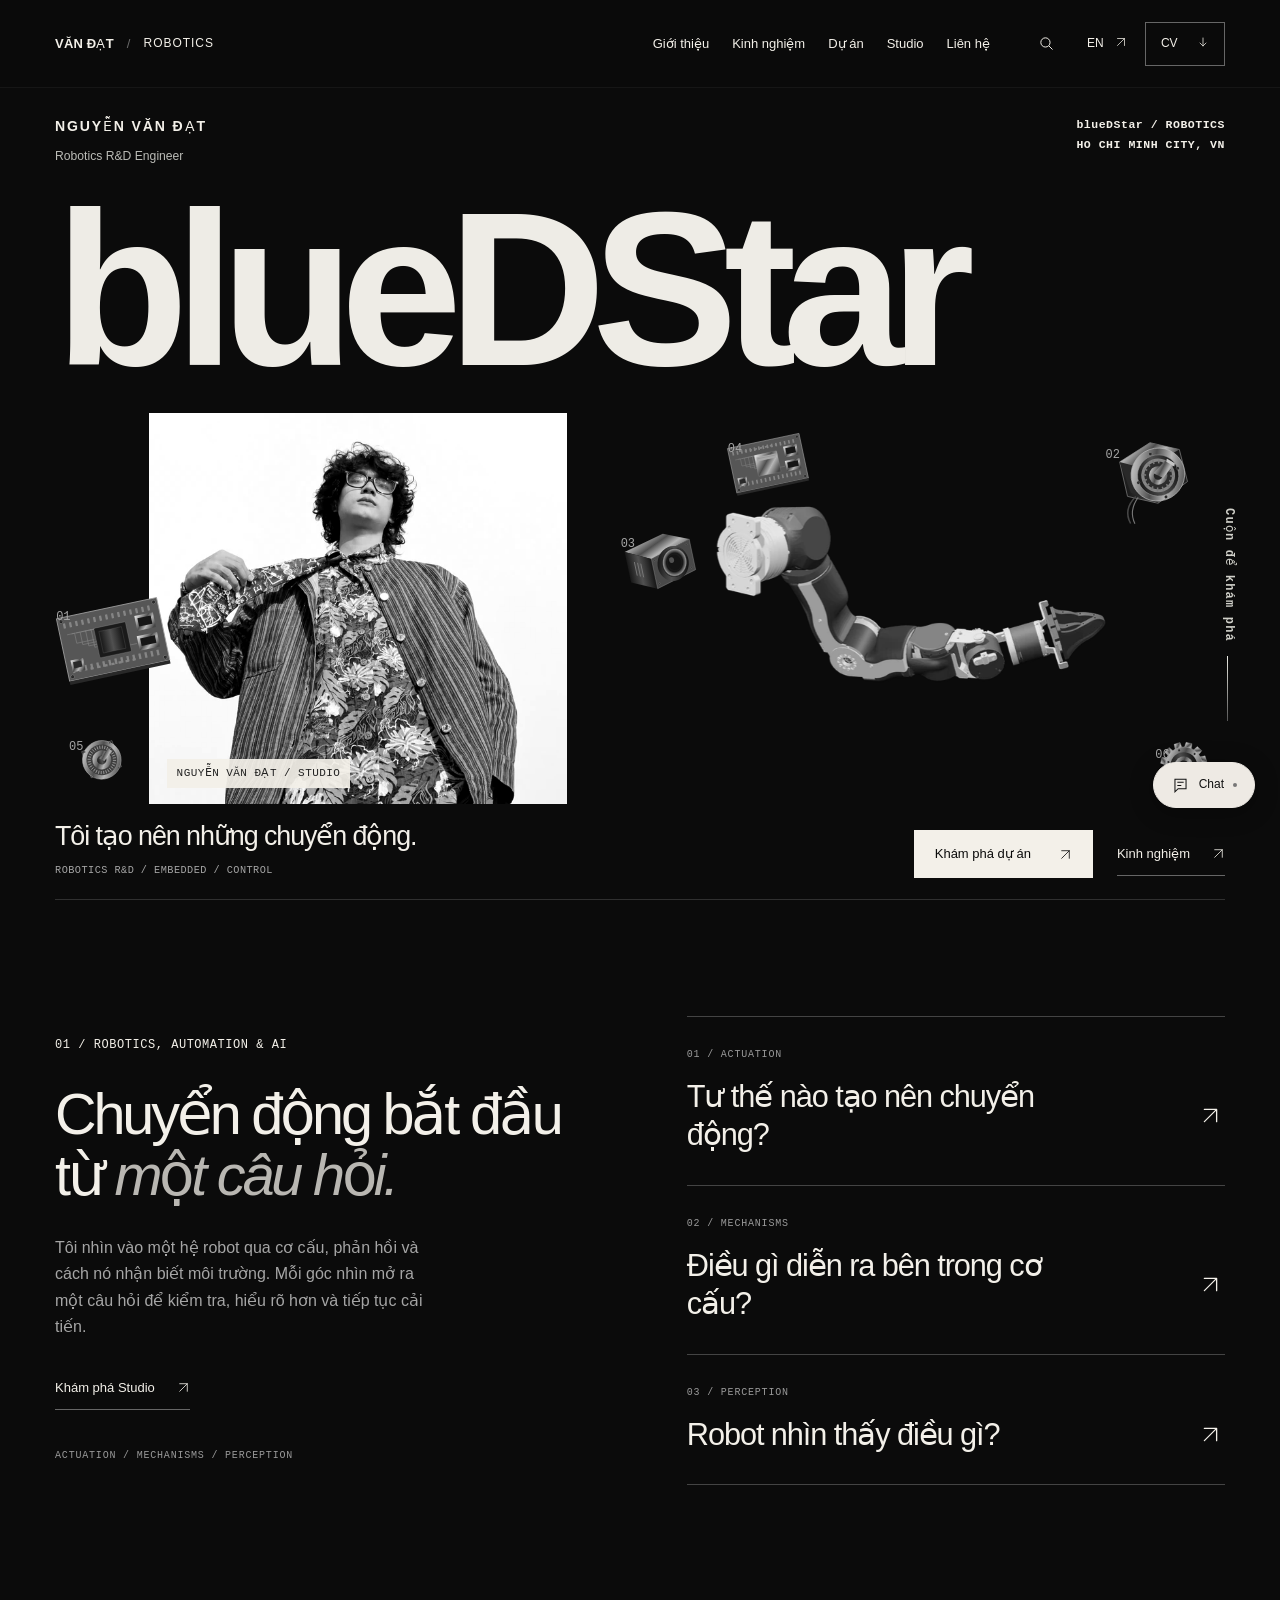
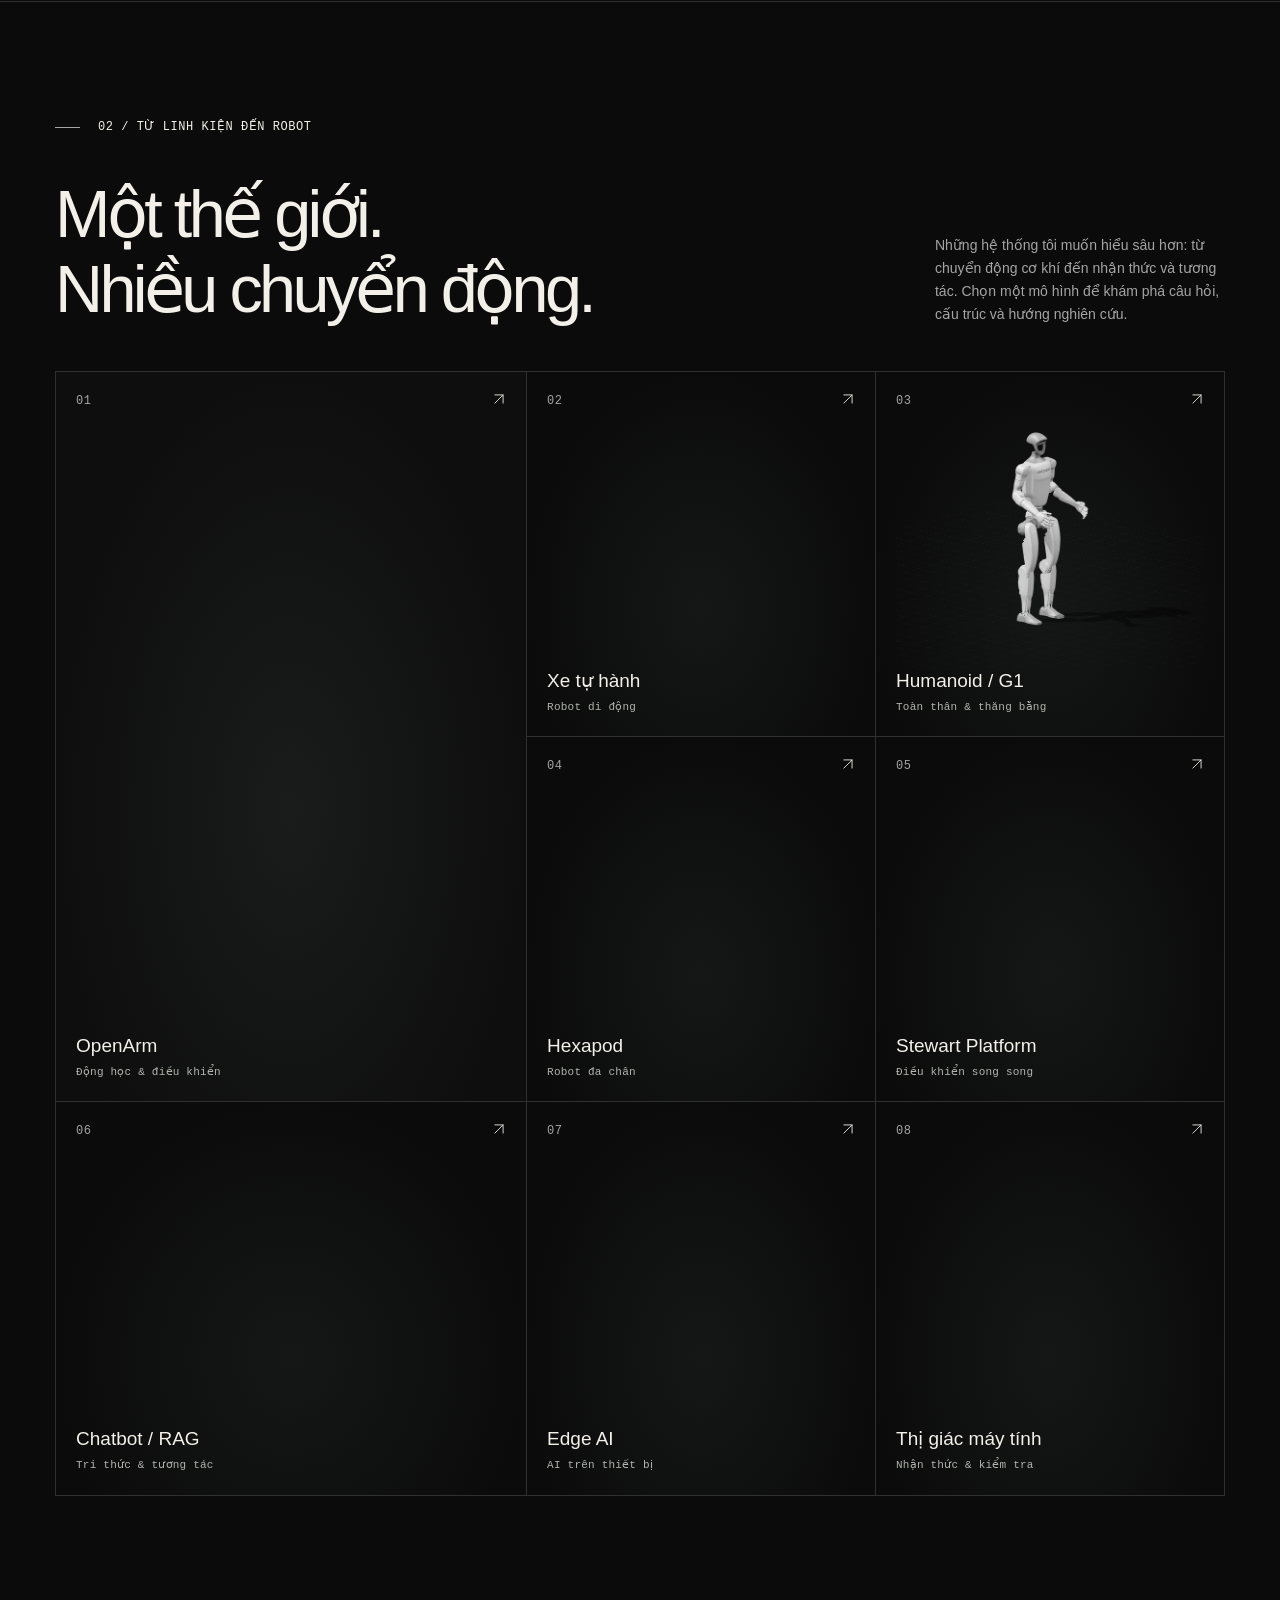
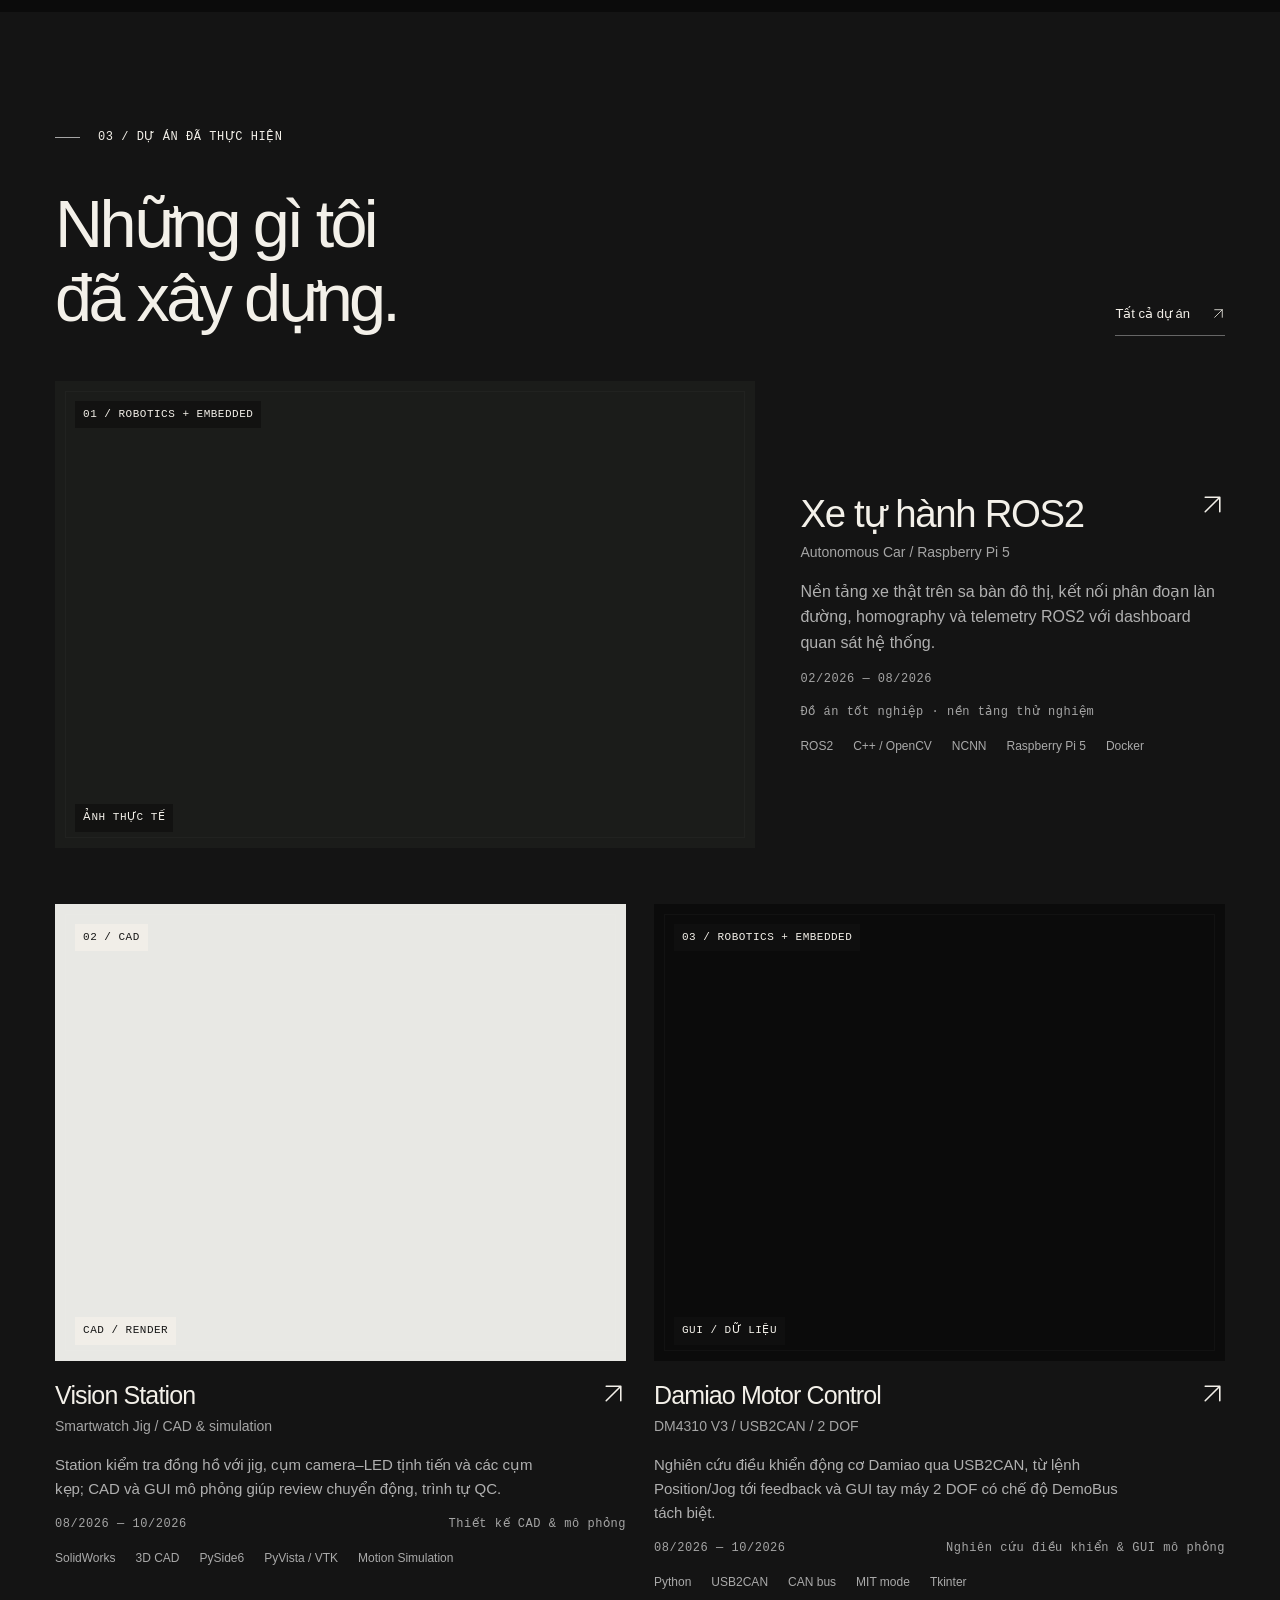
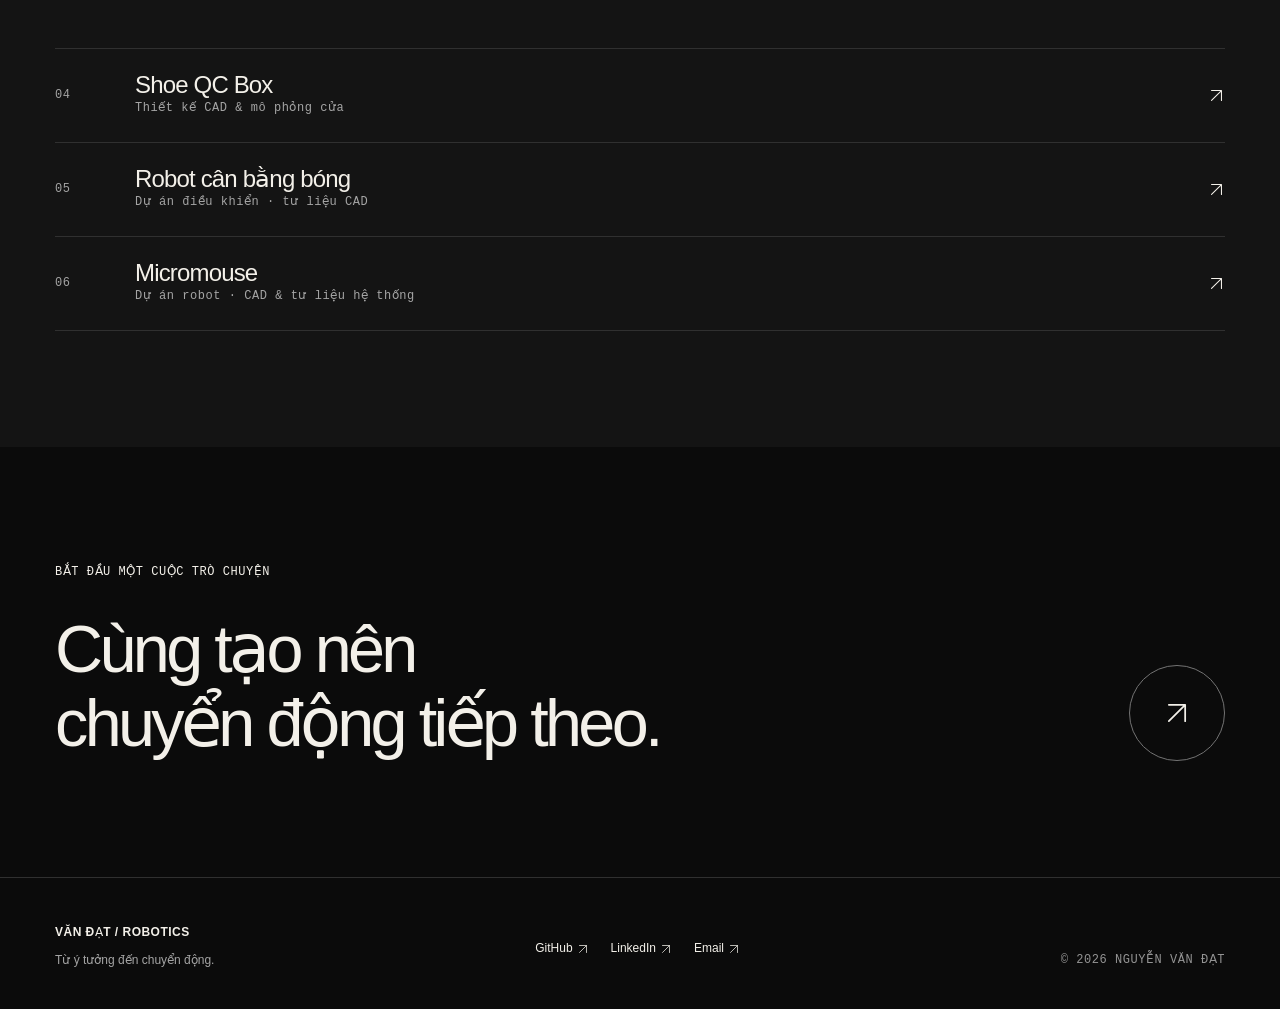
<file: index.html>
<!doctype html>
<html lang="vi">
<head>
  <meta charset="utf-8">
  <meta name="viewport" content="width=device-width, initial-scale=1">
  <meta name="theme-color" content="#0b0b0b">
  <meta name="color-scheme" content="dark">
  <meta name="description" content="Nguyễn Văn Đạt — Robotics R&D Engineer. Robotics, hệ thống nhúng, điều khiển và thị giác máy tính.">
  <title>blueDStar — Nguyễn Văn Đạt</title>
  <link rel="canonical" href="https://bluedstar.github.io/portfolio_contactwork/">
  <meta property="og:type" content="website">
  <meta property="og:title" content="blueDStar — Nguyễn Văn Đạt | Robotics Portfolio">
  <meta property="og:description" content="Robotics R&amp;D, embedded systems, control and computer vision. Explore projects and contact Nguyễn Văn Đạt.">
  <meta property="og:url" content="https://bluedstar.github.io/portfolio_contactwork/">
  <link rel="icon" href="./assets/favicon.svg" type="image/svg+xml">
  <link rel="stylesheet" href="./styles.css">
  <link rel="stylesheet" href="./media.css">
  <link rel="stylesheet" href="./enhancements.css">
  <link rel="stylesheet" href="./studio.css">
  <link rel="stylesheet" href="./robotics-lab.css">
  <link rel="stylesheet" href="./portfolio-refresh.css">
  <link rel="stylesheet" href="./icons.css">
  <script src="./icons.js" defer></script>
  <script src="./media.js" defer></script>
  <script src="./data.js" defer></script>
  <script src="./illustrations.js" defer></script>
  <script src="./gallery.js" defer></script>
  <script src="./chat.js" defer></script>
  <script src="./studio.js" defer></script>
  <script src="./app.js" defer></script>
</head>
<body>
  <a class="skip-link" href="#main" data-i18n="skip">Đến nội dung chính</a>
  <header class="site-header">
    <a class="wordmark" href="#/home" aria-label="Văn Đạt / Robotics — Home"><span>VĂN ĐẠT</span><span class="wordmark-slash">/</span><span class="wordmark-field">ROBOTICS</span></a>
    <nav class="desktop-nav" aria-label="Điều hướng chính" data-nav>
      <a href="#/about" data-i18n="about">Giới thiệu</a>
      <a href="#/experience" data-i18n="experience">Kinh nghiệm</a>
      <a href="#/work" data-i18n="work">Dự án</a>
      <a href="#/studio" data-i18n="studio">Studio</a>
      <a href="#/contact" data-i18n="contact">Liên hệ</a>
    </nav>
    <div class="header-actions">
      <button class="search-button" data-search-open aria-label="Tìm dự án hoặc công nghệ" aria-haspopup="dialog" aria-controls="search-dialog"><svg viewBox="0 0 24 24" aria-hidden="true"><circle cx="10.5" cy="10.5" r="6.5"/><path d="m15.5 15.5 5 5"/></svg></button>
      <button class="language-button" data-language aria-label="Switch to English">EN <span aria-hidden="true"><svg class="ui-icon " data-ui-icon="arrow-up-right" xmlns="http://www.w3.org/2000/svg" viewBox="0 0 24 24" width="24" height="24" fill="none" stroke="currentColor" stroke-width="1.5" stroke-linecap="round" stroke-linejoin="round" aria-hidden="true" focusable="false"><path d="M5 19 19 5M5 5h14v14"/></svg></span></button>
      <button class="cv-button" data-cv>CV <span aria-hidden="true"><svg class="ui-icon " data-ui-icon="arrow-down" xmlns="http://www.w3.org/2000/svg" viewBox="0 0 24 24" width="24" height="24" fill="none" stroke="currentColor" stroke-width="1.5" stroke-linecap="round" stroke-linejoin="round" aria-hidden="true" focusable="false"><path d="M12 4v16m-6-6 6 6 6-6"/></svg></span></button>
      <button class="menu-button" data-menu aria-label="Mở menu" aria-expanded="false" aria-controls="menu-dialog"><span></span><span></span></button>
    </div>
  </header>
  <main id="main" tabindex="-1">
    <section class="no-js shell">
      <p class="eyebrow">THE MAKER'S WORKSHOP</p><h1>Nguyễn Văn Đạt</h1>
      <p>Robotics R&D Engineer · Ho Chi Minh City, Vietnam</p>
      <p>Robotics, Embedded Systems, Motion Control, Computer Vision, Mechanical Prototyping.</p>
      <p><a href="mailto:datvan.contact4work@gmail.com">datvan.contact4work@gmail.com</a></p>
      <noscript><p>Vui lòng bật JavaScript để xem các giao diện và minh họa tương tác.</p><p><a href="https://github.com/blueDstar" target="_blank" rel="noopener noreferrer">GitHub</a> · <a href="https://www.linkedin.com/in/vandat152/" target="_blank" rel="noopener noreferrer">LinkedIn</a></p></noscript>
    </section>
  </main>
  <footer class="site-footer shell">
    <div><a href="#/home">VĂN ĐẠT / ROBOTICS</a><p data-i18n="footerNote">Từ ý tưởng đến chuyển động.</p></div>
    <div class="footer-links"><a href="https://github.com/blueDstar" target="_blank" rel="noopener noreferrer">GitHub <svg class="ui-icon " data-ui-icon="arrow-up-right" xmlns="http://www.w3.org/2000/svg" viewBox="0 0 24 24" width="24" height="24" fill="none" stroke="currentColor" stroke-width="1.5" stroke-linecap="round" stroke-linejoin="round" aria-hidden="true" focusable="false"><path d="M5 19 19 5M5 5h14v14"/></svg></a><a href="https://www.linkedin.com/in/vandat152/" target="_blank" rel="noopener noreferrer">LinkedIn <svg class="ui-icon " data-ui-icon="arrow-up-right" xmlns="http://www.w3.org/2000/svg" viewBox="0 0 24 24" width="24" height="24" fill="none" stroke="currentColor" stroke-width="1.5" stroke-linecap="round" stroke-linejoin="round" aria-hidden="true" focusable="false"><path d="M5 19 19 5M5 5h14v14"/></svg></a><a href="mailto:datvan.contact4work@gmail.com">Email <svg class="ui-icon " data-ui-icon="arrow-up-right" xmlns="http://www.w3.org/2000/svg" viewBox="0 0 24 24" width="24" height="24" fill="none" stroke="currentColor" stroke-width="1.5" stroke-linecap="round" stroke-linejoin="round" aria-hidden="true" focusable="false"><path d="M5 19 19 5M5 5h14v14"/></svg></a></div>
    <span class="mono">© 2026 NGUYỄN VĂN ĐẠT</span>
  </footer>
  <div class="route-curtain" aria-hidden="true"></div>
  <dialog id="menu-dialog" class="menu-dialog" aria-labelledby="menu-title"><div class="dialog-top"><span id="menu-title" class="mono">NAVIGATION</span><button data-close-dialog data-i18n="close">Đóng</button></div><nav data-nav aria-label="Mobile navigation"><a href="#/home">Home</a><a href="#/about" data-i18n="about">Giới thiệu</a><a href="#/experience" data-i18n="experience">Kinh nghiệm</a><a href="#/work" data-i18n="work">Dự án</a><a href="#/studio" data-i18n="studio">Studio</a><a href="#/contact" data-i18n="contact">Liên hệ</a></nav><p class="mono">HO CHI MINH CITY, VIETNAM</p></dialog>
  <dialog id="search-dialog" class="archive-dialog" aria-labelledby="archive-title"><div class="archive-top"><h2 id="archive-title">Tìm trong sổ tay.</h2><button data-search-close>Đóng <svg class="ui-icon " data-ui-icon="close" xmlns="http://www.w3.org/2000/svg" viewBox="0 0 24 24" width="24" height="24" fill="none" stroke="currentColor" stroke-width="1.5" stroke-linecap="round" stroke-linejoin="round" aria-hidden="true" focusable="false"><path d="m6 6 12 12M18 6 6 18"/></svg></button></div><div class="archive-input"><svg viewBox="0 0 24 24" aria-hidden="true"><circle cx="10.5" cy="10.5" r="6.5"/><path d="m15.5 15.5 5 5"/></svg><input id="archive-query" type="search" autocomplete="off" spellcheck="false" aria-label="Tìm dự án hoặc công nghệ"></div><p class="archive-status mono" role="status" aria-live="polite"></p><ul class="archive-results"></ul></dialog>
  <dialog id="cv-dialog" class="content-dialog" aria-labelledby="cv-title"></dialog>
  <dialog id="image-dialog" class="image-dialog" aria-label="Project image"></dialog>
  <button class="chat-launcher" data-chat-open aria-label="Mở trò chuyện" aria-haspopup="dialog" aria-controls="chat-dialog" aria-expanded="false"><svg viewBox="0 0 24 24" fill="none" aria-hidden="true"><path d="M5 4h14v12H9l-4 4V4Z"/><path d="M8 8h8M8 12h5"/></svg><span>Chat</span><span class="chat-launcher-dot" aria-hidden="true"></span></button>
  <dialog id="chat-dialog" class="chat-dialog" aria-labelledby="chat-title">
    <div class="chat-top"><div><span class="mono">blueDStar</span><h2 id="chat-title"></h2></div><button data-chat-close aria-label="Đóng"><svg class="ui-icon " data-ui-icon="close" xmlns="http://www.w3.org/2000/svg" viewBox="0 0 24 24" width="24" height="24" fill="none" stroke="currentColor" stroke-width="1.5" stroke-linecap="round" stroke-linejoin="round" aria-hidden="true" focusable="false"><path d="m6 6 12 12M18 6 6 18"/></svg></button></div>
    <div class="chat-messages" role="log" aria-live="polite"><div class="chat-welcome"><span class="chat-star" aria-hidden="true"><svg class="ui-icon " data-ui-icon="asterisk" xmlns="http://www.w3.org/2000/svg" viewBox="0 0 24 24" width="24" height="24" fill="none" stroke="currentColor" stroke-width="1.5" stroke-linecap="round" stroke-linejoin="round" aria-hidden="true" focusable="false"><path d="M12 3v18M3 12h18M5.6 5.6l12.8 12.8M18.4 5.6 5.6 18.4"/></svg></span><h3></h3><p></p></div></div>
    <form class="chat-form"><label class="sr-only" for="chat-input">Tin nhắn</label><textarea id="chat-input" rows="2" maxlength="2000" disabled></textarea><button type="submit" disabled><span aria-hidden="true"><svg class="ui-icon " data-ui-icon="arrow-up-right" xmlns="http://www.w3.org/2000/svg" viewBox="0 0 24 24" width="24" height="24" fill="none" stroke="currentColor" stroke-width="1.5" stroke-linecap="round" stroke-linejoin="round" aria-hidden="true" focusable="false"><path d="M5 19 19 5M5 5h14v14"/></svg></span></button></form>
    <p class="chat-state mono" role="status"></p>
  </dialog>
  <aside id="object-panel" class="object-panel" aria-labelledby="object-title" hidden></aside>
  <div id="tooltip" role="tooltip" hidden></div>
  <div id="status" class="sr-only" role="status" aria-live="polite"></div>
</body>
</html>
</file>
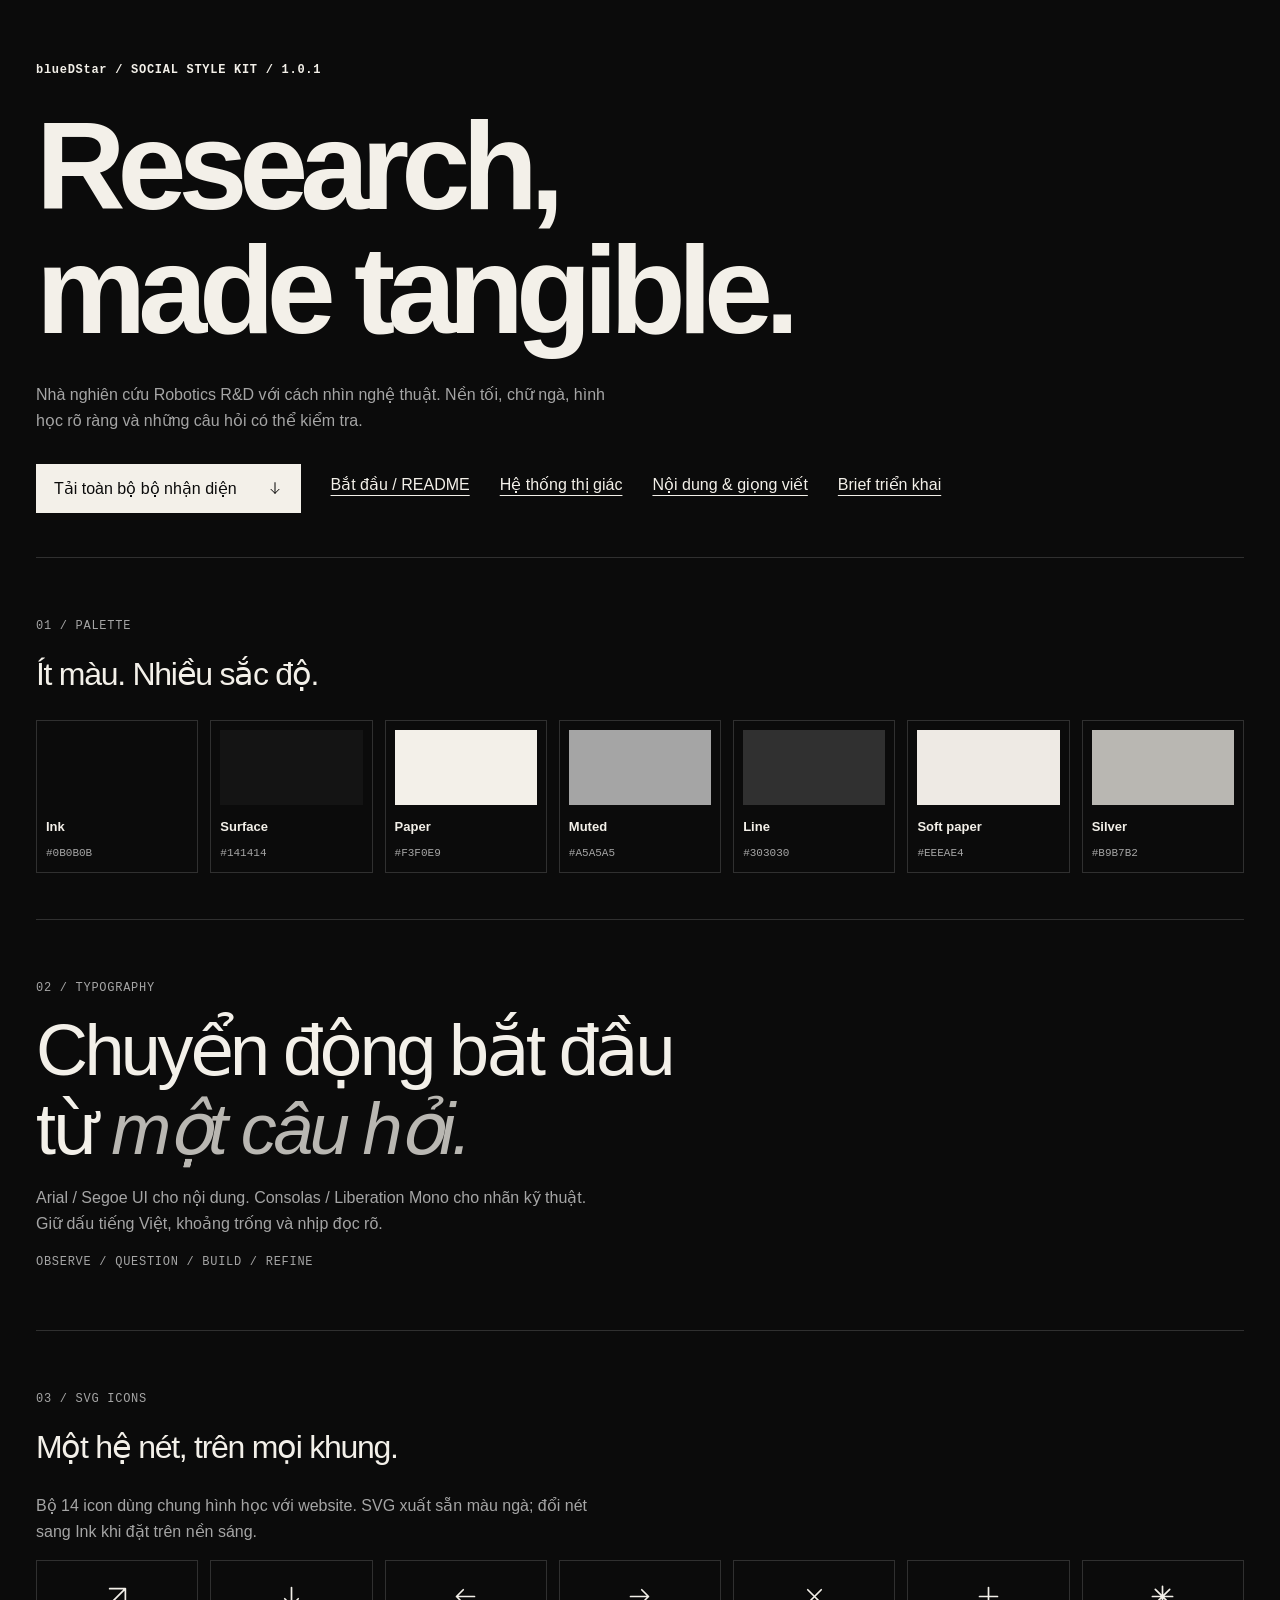
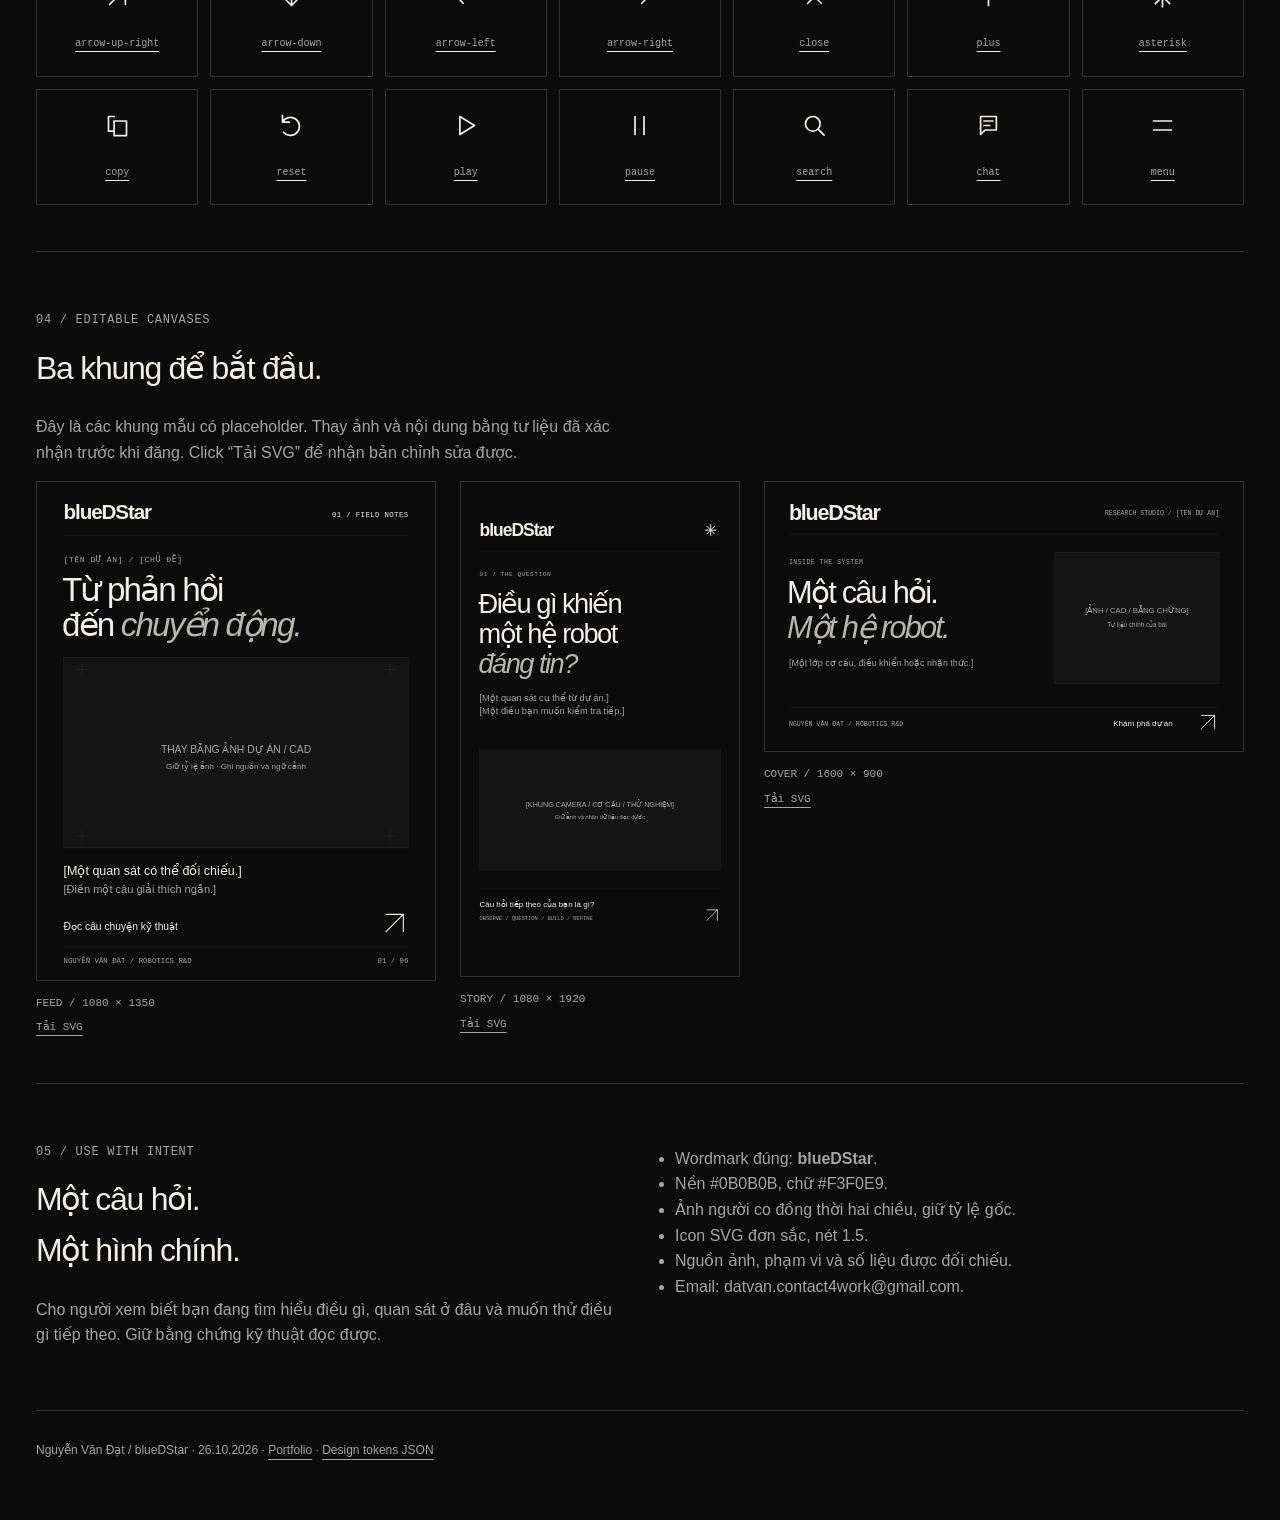
<file: brand-kit/preview.html>
<!doctype html>
<html lang="vi">
<head>
  <meta charset="utf-8">
  <meta name="viewport" content="width=device-width,initial-scale=1">
  <meta name="color-scheme" content="dark">
  <title>blueDStar / Social Style Kit</title>
  <link rel="stylesheet" href="./tokens.css">
  <style>
    *{box-sizing:border-box}[hidden]{display:none!important}body{margin:0;background:var(--brand-ink);color:var(--brand-paper);font:16px/1.6 var(--brand-sans)}a{color:inherit;text-underline-offset:5px}a:focus-visible{outline:2px solid var(--brand-paper);outline-offset:5px}main{max-width:1320px;margin:auto;padding:60px 36px}header{border-bottom:1px solid var(--brand-line);padding-bottom:44px}h1{font-size:clamp(58px,10vw,124px);line-height:1;letter-spacing:-.065em;margin:24px 0 30px}h2{font-size:32px;font-weight:400;letter-spacing:-.04em;margin:0 0 20px}p{max-width:65ch;color:var(--brand-muted)}.mono{font:12px/1.7 var(--brand-mono);letter-spacing:.06em}.wordmark{font-weight:700;color:var(--brand-paper)}nav{display:flex;gap:16px 30px;flex-wrap:wrap;margin-top:30px}nav a{padding:8px 0}.download{display:inline-flex;gap:30px;align-items:center;background:var(--brand-paper);color:var(--brand-ink);padding:12px 18px;text-decoration:none}.download img{filter:brightness(0);width:16px;height:16px}section{padding:46px 0;border-bottom:1px solid var(--brand-line)}.palette{display:grid;grid-template-columns:repeat(7,1fr);gap:12px}.swatch{border:1px solid var(--brand-line);padding:9px}.swatch>span{display:block;height:75px;background:var(--swatch)}.swatch strong{display:block;font-size:13px;margin-top:12px}.swatch small{color:var(--brand-muted);font:11px var(--brand-mono)}.icons{display:grid;grid-template-columns:repeat(7,1fr);gap:12px}.icon{border:1px solid var(--brand-line);padding:22px 12px;text-align:center}.icon img{width:27px;height:27px;display:block;margin:0 auto 18px}.icon span{font:10px var(--brand-mono);color:var(--brand-muted)}.templates{display:grid;grid-template-columns:1fr .7fr 1.2fr;gap:24px;align-items:start}figure{margin:0;min-width:0}figure img{display:block;width:100%;height:auto;border:1px solid var(--brand-line)}figcaption{font:11px/1.6 var(--brand-mono);color:var(--brand-muted);padding-top:14px}figcaption a{display:block;margin-top:7px}.type-sample{font-size:clamp(32px,6vw,72px);line-height:1.1;letter-spacing:-.05em;max-width:17ch;color:var(--brand-paper)}.type-sample em{color:var(--brand-silver);font-weight:400}.check{display:grid;grid-template-columns:1fr 1fr;gap:30px}.check ul{padding-left:20px;color:var(--brand-muted)}footer{padding-top:30px;color:var(--brand-muted);font-size:12px}@media(max-width:800px){main{padding:36px 22px}.palette,.icons{grid-template-columns:repeat(4,1fr)}.templates{grid-template-columns:1fr 1fr}.templates figure:last-child{grid-column:1/-1}.check{grid-template-columns:1fr;gap:0}}@media(max-width:420px){.palette,.icons{grid-template-columns:repeat(2,1fr)}.templates{grid-template-columns:1fr}.templates figure:last-child{grid-column:auto}nav{gap:12px 22px}h2{font-size:28px}}
  </style>
</head>
<body><main>
  <header><div class="mono wordmark">blueDStar / SOCIAL STYLE KIT / 1.0.1</div><h1>Research,<br>made tangible.</h1><p>Nhà nghiên cứu Robotics R&amp;D với cách nhìn nghệ thuật. Nền tối, chữ ngà, hình học rõ ràng và những câu hỏi có thể kiểm tra.</p><nav><a class="download" href="./blueDStar_Social_Style_Kit.zip" download>Tải toàn bộ bộ nhận diện <img src="./icons/arrow-down.svg" alt=""></a><a href="./README.md">Bắt đầu / README</a><a href="./01-identity-and-visual-system.md">Hệ thống thị giác</a><a href="./02-social-content-and-voice.md">Nội dung &amp; giọng viết</a><a href="./03-creative-briefs.md">Brief triển khai</a></nav></header>
  <section><p class="mono">01 / PALETTE</p><h2>Ít màu. Nhiều sắc độ.</h2><div class="palette" id="palette"></div></section>
  <section><p class="mono">02 / TYPOGRAPHY</p><div class="type-sample">Chuyển động bắt đầu từ <em>một câu hỏi.</em></div><p>Arial / Segoe UI cho nội dung. Consolas / Liberation Mono cho nhãn kỹ thuật. Giữ dấu tiếng Việt, khoảng trống và nhịp đọc rõ.</p><p class="mono">OBSERVE / QUESTION / BUILD / REFINE</p></section>
  <section><p class="mono">03 / SVG ICONS</p><h2>Một hệ nét, trên mọi khung.</h2><p>Bộ 14 icon dùng chung hình học với website. SVG xuất sẵn màu ngà; đổi nét sang Ink khi đặt trên nền sáng.</p><div class="icons" id="icons"></div></section>
  <section><p class="mono">04 / EDITABLE CANVASES</p><h2>Ba khung để bắt đầu.</h2><p>Đây là các khung mẫu có placeholder. Thay ảnh và nội dung bằng tư liệu đã xác nhận trước khi đăng. Click “Tải SVG” để nhận bản chỉnh sửa được.</p><div class="templates"><figure><img src="./templates/feed-project.svg" alt="Khung bìa dự án dọc với nhãn Field Notes và vùng ảnh cần thay"><figcaption>FEED / 1080 × 1350<a href="./templates/feed-project.svg" download>Tải SVG</a></figcaption></figure><figure><img src="./templates/story-question.svg" alt="Khung câu hỏi nghiên cứu dạng dọc 9:16"><figcaption>STORY / 1080 × 1920<a href="./templates/story-question.svg" download>Tải SVG</a></figcaption></figure><figure><img src="./templates/cover-research.svg" alt="Khung bìa nghiên cứu ngang, chữ bên trái và vùng tư liệu bên phải"><figcaption>COVER / 1600 × 900<a href="./templates/cover-research.svg" download>Tải SVG</a></figcaption></figure></div></section>
  <section class="check"><div><p class="mono">05 / USE WITH INTENT</p><h2>Một câu hỏi.<br>Một hình chính.</h2><p>Cho người xem biết bạn đang tìm hiểu điều gì, quan sát ở đâu và muốn thử điều gì tiếp theo. Giữ bằng chứng kỹ thuật đọc được.</p></div><ul><li>Wordmark đúng: <strong>blueDStar</strong>.</li><li>Nền #0B0B0B, chữ #F3F0E9.</li><li>Ảnh người co đồng thời hai chiều, giữ tỷ lệ gốc.</li><li>Icon SVG đơn sắc, nét 1.5.</li><li>Nguồn ảnh, phạm vi và số liệu được đối chiếu.</li><li>Email: datvan.contact4work@gmail.com.</li></ul></section>
  <footer>Nguyễn Văn Đạt / blueDStar · 26.10.2026 · <a href="https://bluedstar.github.io/portfolio_contactwork/">Portfolio</a> · <a href="./tokens.json" download>Design tokens JSON</a></footer>
</main><script>
  if(location.protocol==='file:')document.querySelector('.download').hidden=true;
  const palette={Ink:'#0B0B0B',Surface:'#141414',Paper:'#F3F0E9',Muted:'#A5A5A5',Line:'#303030','Soft paper':'#EEEAE4',Silver:'#B9B7B2'};
  document.querySelector('#palette').innerHTML=Object.entries(palette).map(([name,color])=>`<div class="swatch" style="--swatch:${color}"><span></span><strong>${name}</strong><small>${color}</small></div>`).join('');
  const names=['arrow-up-right','arrow-down','arrow-left','arrow-right','close','plus','asterisk','copy','reset','play','pause','search','chat','menu'];
  document.querySelector('#icons').innerHTML=names.map(name=>`<a class="icon" href="./icons/${name}.svg" download><img src="./icons/${name}.svg" alt=""><span>${name}</span></a>`).join('');
</script></body></html>
</file>
<file: styles.css>
@charset "UTF-8";
:root{--ink:#0b0b0b;--surface:#141414;--paper:#f3f0e9;--muted:#a5a5a5;--line:#303030;--pad:clamp(24px,4.3vw,72px);--ease:cubic-bezier(.22,1,.36,1);color-scheme:dark;font-family:Arial,"Segoe UI",sans-serif;font-synthesis:none}
*{box-sizing:border-box}html{scroll-padding-top:100px}body{margin:0;background:var(--ink);color:var(--paper);font-size:17px;line-height:1.65}body:has(dialog[open]){overflow:hidden}a{color:inherit;text-decoration:none}button,input{font:inherit}button{color:inherit;background:none;border:0;cursor:pointer}button,a{-webkit-tap-highlight-color:transparent}button{touch-action:manipulation}button:disabled{cursor:default;color:var(--muted)}a:focus-visible,button:focus-visible,summary:focus-visible{outline:2px solid var(--paper);outline-offset:5px}h1,h2,h3,p{margin:0}h1,h2,h3{line-height:1.12;font-weight:500}h1:focus,main:focus{outline:none}h2{font-size:clamp(38px,5.2vw,76px);letter-spacing:-.055em}h3{font-size:clamp(23px,2.4vw,36px);letter-spacing:-.035em}p{max-width:68ch}p+p{margin-top:20px}svg{display:block;width:100%;height:auto}img{display:block;max-width:100%;object-fit:contain}::selection{background:var(--paper);color:var(--ink)}[hidden]{display:none!important}.shell{max-width:1600px;margin:auto;padding-left:var(--pad);padding-right:var(--pad)}.mono,.eyebrow,.caption{font-family:Consolas,"Liberation Mono",monospace;font-size:12px;line-height:1.6;letter-spacing:.045em}.eyebrow{text-transform:uppercase}.muted,.caption{color:var(--muted)}.sr-only{position:absolute;width:1px;height:1px;padding:0;margin:-1px;overflow:hidden;clip:rect(0,0,0,0);white-space:nowrap;border:0}.skip-link{position:fixed;top:10px;left:16px;z-index:200;background:var(--paper);color:var(--ink);padding:12px 20px;transform:translateY(-150%)}.skip-link:focus{transform:none}
.site-header{height:88px;position:fixed;inset:0 0 auto;z-index:60;display:flex;align-items:center;gap:35px;padding:0 var(--pad);background:#0b0b0bf2;border-bottom:1px solid #ffffff0d}.wordmark{display:flex;align-items:center;gap:13px;font-size:13px;letter-spacing:.015em;white-space:nowrap;min-height:44px}.wordmark>span:first-child{font-weight:700}.wordmark-slash{color:#6a6a6a}.wordmark-field{font-size:11px;letter-spacing:.08em}.desktop-nav{display:flex;gap:28px;margin-left:auto;align-items:center}.desktop-nav a{font-size:13px;position:relative;padding:12px 0}.desktop-nav a:after{content:"";position:absolute;bottom:6px;left:0;right:0;height:1px;background:var(--paper);transform:scaleX(0);transform-origin:left;transition:transform 220ms var(--ease)}.desktop-nav a:hover:after,.desktop-nav a[aria-current]:after{transform:scaleX(1)}.header-actions{display:flex;align-items:center;gap:18px}.language-button,.cv-button{min-height:44px;font-size:12px}.language-button span,.cv-button span{margin-left:8px}.cv-button{border:1px solid #666;padding:0 15px;min-height:36px}.cv-button:hover{border-color:var(--paper)}.menu-button{display:none;width:44px;height:44px;padding:10px}.menu-button span{display:block;height:1px;background:var(--paper);margin:7px 0}
main{min-height:calc(100svh - 230px);padding-top:88px}.no-js{padding-top:100px;padding-bottom:100px}.no-js h1{font-size:clamp(42px,8vw,110px);margin:30px 0}.hero{position:relative;min-height:730px;height:calc(100svh - 88px);max-height:1100px;overflow:hidden;isolation:isolate}.hero:after{content:"";position:absolute;bottom:0;left:var(--pad);right:var(--pad);height:1px;background:var(--line)}.hero-meta{position:relative;z-index:5;padding-top:35px;display:flex;justify-content:space-between;align-items:flex-start}.hero-name{font-size:14px;letter-spacing:.16em}.hero-role{margin-top:5px;font-size:12px;color:var(--muted)}.hero-edition{text-align:right;max-width:210px}.hero-title{position:absolute;top:91px;left:50%;width:calc(100% - var(--pad)*1.45);transform:translate(-50%,var(--maker-y,0px));font-size:clamp(124px,24.4vw,386px);font-weight:900;letter-spacing:-.075em;line-height:.86;text-align:center;opacity:var(--maker-opacity,1);z-index:-1}.hero-title span{display:block}.hero-stage{position:absolute;inset:100px 0 115px;max-width:1600px;margin:auto;pointer-events:none}.portrait-pair{position:absolute;left:8%;bottom:-45px;width:49%;height:100%;max-height:690px;filter:grayscale(1);pointer-events:none}.portrait-pose{position:absolute;inset:0;transition:opacity 720ms var(--ease);display:flex;align-items:flex-end}.portrait-pose>svg,.portrait-pose>img{width:100%;height:100%;object-fit:contain;object-position:bottom}.portrait-pose.pointing{opacity:0}.pose-b .portrait-pose.assembly{opacity:0}.pose-b .portrait-pose.pointing{opacity:1}.hero .portrait-pair{max-width:720px}.portrait-note{position:absolute;left:19%;bottom:28px;font-size:10px;letter-spacing:.02em;color:#b0b0b0;z-index:4}.hero-arm{position:absolute;right:2%;bottom:-45px;width:42%;pointer-events:auto;transform:rotate(-4deg)}.hero-stage .object-button{padding:0}.object-button{position:relative;display:block;min-width:44px;min-height:44px;touch-action:pan-y}.object-button .object-hover{display:block;filter:grayscale(1);transform:translateY(0) scale(1);transition:filter 340ms ease-out,transform 320ms var(--ease)}.object-button:hover .object-hover,.object-button:focus-visible .object-hover,.object-button.selected .object-hover{filter:grayscale(0);transform:translateY(-5px) scale(1.03)}.object-tilt{display:block;transform:perspective(800px) rotateX(var(--rx,0deg)) rotateY(var(--ry,0deg));transition:transform 100ms linear}.object-float{display:block;animation:float 8s ease-in-out infinite;animation-delay:var(--delay,0s);animation-play-state:paused}.scene-visible .object-float{animation-play-state:running}.page-hidden .object-float{animation-play-state:paused!important}.hero-component{position:absolute;pointer-events:auto;transform:translateY(var(--component-y,0px))}.hero-component.c-pi{width:17%;left:0;top:35%;--delay:-3s}.hero-component.c-motor{width:18%;right:3%;top:4%;--delay:-1s}.hero-component.c-camera{width:12%;left:49%;top:25%;--delay:-5s}.hero-component.c-esp32{width:11%;right:31%;top:2%;--delay:-7s}.hero-component.c-encoder{width:11%;left:1%;bottom:1%;--delay:-2s}.hero-component.c-gear{width:9%;right:0;bottom:10%;--delay:-4s}.hero-object-number{position:absolute;top:25%;left:15%;color:#a5a5a5;font-family:Consolas,monospace;font-size:10px;pointer-events:none}.hero-bottom{position:absolute;bottom:25px;left:var(--pad);right:var(--pad);display:grid;grid-template-columns:1fr auto;align-items:end;gap:20px;z-index:5}.hero-claim{font-size:clamp(21px,2.1vw,32px);letter-spacing:-.04em;line-height:1.2}.hero-specialties{color:var(--muted);margin-top:9px}.hero-controls{display:flex;align-items:center;gap:24px}.button{display:inline-flex;align-items:center;justify-content:space-between;gap:28px;min-height:48px;padding:12px 20px;border:1px solid #71716e;font-size:13px;line-height:1.5;transition:background 180ms,color 180ms,border-color 180ms}.button.light{background:var(--paper);color:var(--ink);border-color:var(--paper)}.button:hover{border-color:var(--paper);background:#222}.button.light:hover{background:#d3d0c9;color:var(--ink)}.button .arrow,.text-link .arrow{display:inline-block;transition:transform 180ms}.button:hover .arrow,.text-link:hover .arrow{transform:translateX(3px)}.text-link{display:inline-flex;gap:22px;align-items:center;min-height:44px;font-size:13px;border-bottom:1px solid #666}.scroll-hint{position:absolute;right:var(--pad);top:50%;writing-mode:vertical-rl;display:flex;align-items:center;gap:14px;color:var(--muted);z-index:8;font-size:10px;letter-spacing:.08em;min-width:44px;min-height:120px}.scroll-hint:after{content:"";height:55px;width:1px;background:#747474}.hero .hero-arm .object-button:focus-visible{outline-offset:-30px}
.section{padding-top:116px;padding-bottom:116px}.section-label{display:flex;align-items:center;gap:18px;margin-bottom:40px}.section-label:before{content:"";width:25px;height:1px;background:var(--muted)}.intro-section{display:grid;grid-template-columns:1fr 2fr;gap:50px;border-bottom:1px solid var(--line)}.intro-copy{font-size:clamp(25px,3.1vw,45px);line-height:1.45;letter-spacing:-.035em;max-width:900px}.intro-copy .muted{color:#777}.intro-bottom{display:flex;justify-content:space-between;gap:24px;margin-top:40px;align-items:center}.gallery-header,.section-header{display:flex;justify-content:space-between;align-items:flex-end;gap:36px;margin-bottom:45px}.gallery-header h2{max-width:700px}.gallery-header>p{max-width:290px;font-size:14px;color:var(--muted)}.gallery-grid{display:grid;grid-template-columns:1.6fr 1fr 1fr;grid-template-rows:auto auto;border-top:1px solid var(--line);border-left:1px solid var(--line)}.gallery-item{position:relative;border-right:1px solid var(--line);border-bottom:1px solid var(--line);min-width:0;padding:20px;display:flex;flex-direction:column;align-items:stretch;justify-content:space-between;text-align:left}.gallery-item.large{grid-row:span 2;min-height:680px;background:#101010}.gallery-item>.object-hover{width:100%;margin:auto}.gallery-item .workshop-svg{width:100%;aspect-ratio:1.16;max-height:230px}.gallery-item.large .workshop-svg{max-height:580px;aspect-ratio:auto}.gallery-meta{display:flex;justify-content:space-between;gap:10px;align-items:flex-start;position:relative;z-index:2}.gallery-meta .mono{font-size:11px}.gallery-name{font-size:17px;line-height:1.4}.gallery-type{display:block;color:var(--muted);font-size:11px;margin-top:4px}.gallery-caption{display:flex;justify-content:space-between;margin-top:18px;color:var(--muted);font-size:12px;gap:20px}.gallery-extra{display:grid;grid-template-columns:1fr 2fr;border-bottom:1px solid var(--line);padding:22px 0;gap:50px;align-items:center}.gallery-extra .object-button{height:170px;width:220px;margin:auto}.gallery-extra .workshop-svg{height:170px;width:100%}.gallery-extra p{font-size:14px;color:var(--muted)}.selected-work{background:var(--surface)}.work-grid{display:grid;grid-template-columns:1fr 1fr;gap:56px 28px}.project-card{min-width:0}.project-media{display:block;position:relative;overflow:hidden;background:#1b1c1a;aspect-ratio:1.25;isolation:isolate}.project-media:after{content:"";position:absolute;inset:10px;border:1px solid #ffffff07;pointer-events:none}.project-media .workshop-svg{width:100%;height:100%;filter:grayscale(1);transform:scale(.95);transition:transform 400ms var(--ease),filter 300ms}.project-media:hover .workshop-svg{transform:scale(.974)}.project-media img{width:100%;height:100%;object-fit:cover;transition:transform 300ms}.project-media:hover img{transform:scale(1.025)}.media-caption{position:absolute;left:20px;bottom:16px;font-size:11px;color:#b7b7ae}.project-number{position:absolute;top:20px;left:20px;font-size:11px;color:#a5a5a5}.project-card .project-heading{display:flex;justify-content:space-between;gap:20px;margin-top:20px}.project-heading h3{font-size:25px}.project-subtitle{font-size:14px;color:var(--muted);margin-top:6px}.project-heading>.arrow{font-size:25px}.project-meta{display:flex;justify-content:space-between;gap:14px;margin-top:14px;color:var(--muted);font-size:11px}.project-tech{display:flex;gap:8px 20px;flex-wrap:wrap;margin-top:15px;font-size:12px;color:#aaa}.project-card.featured{grid-column:span 2;display:grid;grid-template-columns:1.65fr 1fr;align-items:center;gap:45px}.project-card.featured .project-media{aspect-ratio:1.5}.project-card.featured h3{font-size:clamp(30px,3vw,48px)}.project-card.featured .project-meta{flex-direction:column}.home-work-list{margin-top:55px;border-top:1px solid var(--line)}.home-work-row{min-height:94px;display:grid;grid-template-columns:60px 1fr auto;gap:20px;align-items:center;border-bottom:1px solid var(--line)}.home-work-row h3{font-size:24px}.home-work-row:hover{background:#ffffff03}.home-work-row .mono{color:var(--muted)}.contact-band{display:grid;grid-template-columns:1fr auto;align-items:end;gap:30px}.contact-band h2{max-width:900px}.contact-band .eyebrow{margin-bottom:30px}.contact-band .round-link{width:96px;height:96px;border:1px solid #747474;border-radius:50%;display:flex;justify-content:center;align-items:center;font-size:32px;transition:background 200ms,color 200ms}.round-link:hover{background:var(--paper);color:var(--ink)}
.page-top{padding-top:70px;padding-bottom:56px}.page-top .eyebrow{color:var(--muted);margin-bottom:24px}.page-title{font-size:clamp(54px,9vw,144px);letter-spacing:-.065em;line-height:1.03;text-transform:uppercase;overflow-wrap:anywhere}.page-lead{margin-top:30px;color:var(--muted);font-size:18px;max-width:680px}.about-layout{display:grid;grid-template-columns:1fr 1.1fr;gap:80px;align-items:center;padding-bottom:100px}.about-portrait{height:680px;position:relative;background:#141514;overflow:hidden}.about-portrait .portrait-pair{left:0;width:100%;height:95%;bottom:10px}.about-portrait .portrait-note{left:20px;bottom:18px}.about-copy .large-copy{font-size:clamp(23px,2.3vw,34px);line-height:1.5;letter-spacing:-.025em}.about-copy .mono{margin-bottom:26px;color:var(--muted)}.about-copy .text-link{margin-top:30px}.education{display:grid;grid-template-columns:1fr 2fr;border-top:1px solid var(--line);gap:50px;padding-top:55px;padding-bottom:55px}.education h3{margin-bottom:14px}.education p{color:var(--muted)}.skills-list{display:grid;grid-template-columns:1fr 1fr;gap:0 60px}.skill-group{border-top:1px solid var(--line);padding:30px 0 40px}.skill-group h3{font-size:22px;margin-bottom:20px}.skill-group p{font-size:15px;color:var(--muted);line-height:1.9}.experience-layout{display:grid;grid-template-columns:340px 1fr;gap:70px;padding-bottom:110px}.timeline{border-top:1px solid var(--line);align-self:start}.timeline button{display:block;text-align:left;width:100%;padding:28px 18px 30px 25px;border-bottom:1px solid var(--line);position:relative;min-height:140px}.timeline button:before{content:"";position:absolute;left:0;top:38px;width:6px;height:6px;border:1px solid #777;border-radius:50%}.timeline button[aria-selected=true]:before{background:var(--paper);border-color:var(--paper)}.timeline button[aria-selected=true]{background:#ffffff05;border-bottom-color:var(--paper)}.timeline .mono{color:var(--muted)}.timeline strong{display:block;font-size:25px;font-weight:400;letter-spacing:-.035em;margin:8px 0 0}.timeline small{display:block;font-size:14px;margin-top:4px;color:var(--muted)}.experience-detail{min-height:770px;position:relative}.experience-detail .detail-intro{display:flex;align-items:center;justify-content:space-between;border-top:1px solid var(--line);padding-top:24px;gap:20px;min-height:240px}.experience-art{width:260px;max-width:43%;filter:grayscale(1)}.detail-intro .eyebrow{color:var(--muted);margin-bottom:14px}.detail-groups{display:grid;gap:27px}.detail-group{display:grid;grid-template-columns:30px 1fr;gap:15px;border-top:1px solid var(--line);padding-top:25px}.detail-group .mono{color:var(--muted)}.detail-group h3{font-size:22px;margin-bottom:12px}.detail-group p{font-size:16px;color:#b6b6b6}.detail-animate{animation:detailIn 300ms var(--ease)}
.work-toolbar{display:flex;justify-content:space-between;align-items:center;gap:24px;border-top:1px solid var(--line);border-bottom:1px solid var(--line);padding:14px 0;margin-bottom:44px;flex-wrap:wrap}.filters,.view-controls{display:flex;gap:10px}.filters button,.view-controls button{min-height:44px;padding:7px 13px;color:var(--muted);font-size:13px;border:1px solid transparent;white-space:nowrap}.filters button[aria-pressed=true]{color:var(--paper);border-color:#777}.view-controls button[aria-pressed=true]{color:var(--paper);text-decoration:underline;text-underline-offset:7px}.view-controls{gap:0}.work-count{color:var(--muted);margin-bottom:20px}.work-page{padding-bottom:110px}.work-grid.index-view{display:block}.index-view .project-card{display:grid;grid-template-columns:140px 1fr;gap:30px;align-items:center;padding:22px 0;border-bottom:1px solid var(--line)}.index-view .project-media{aspect-ratio:1.4}.index-view .media-caption,.index-view .project-number{display:none}.index-view .project-heading{margin-top:0}.index-view .project-heading h3{font-size:30px}.index-view .project-tech{margin-top:7px}.index-view .project-meta{margin-top:9px}.result-enter{animation:detailIn 280ms var(--ease)}
.case-top{padding-top:44px}.case-top>.text-link{margin-bottom:45px}.case-title{font-size:clamp(44px,7.4vw,112px);letter-spacing:-.06em;max-width:1150px;line-height:1.08;overflow-wrap:anywhere}.case-subtitle{font-size:clamp(24px,3vw,42px);color:var(--muted);margin-top:14px;letter-spacing:-.035em}.case-facts{display:grid;grid-template-columns:1fr 1.1fr 1fr;gap:40px;border-top:1px solid var(--line);margin-top:45px;padding:22px 0 36px}.case-facts dt{color:var(--muted);font-family:Consolas,monospace;font-size:11px;margin-bottom:8px}.case-facts dd{margin:0;font-size:14px}.case-hero{aspect-ratio:1.9;background:#191a18;position:relative;margin:0;overflow:hidden}.case-hero svg{width:100%;height:100%;filter:grayscale(1)}.case-hero>img,.case-hero>button,.case-hero>button>img{width:100%;height:100%;object-fit:cover}.case-hero>button{padding:0}.case-hero figcaption{position:absolute;bottom:20px;left:24px;right:24px;font-size:12px;color:#bbb}.case-content{display:grid;grid-template-columns:1fr 2fr;gap:70px;padding-top:80px;padding-bottom:95px}.case-aside{position:sticky;top:120px;align-self:start}.case-aside .mono{color:var(--muted);margin-bottom:16px}.case-aside p{font-size:14px;color:var(--muted)}.case-section{padding-bottom:42px;margin-bottom:36px;border-bottom:1px solid var(--line)}.case-section h2{font-size:30px;margin-bottom:20px;letter-spacing:-.035em}.case-section p{color:#b6b6b6}.system-strip{padding:24px;background:#151713;border:1px solid #33382e;font-family:Consolas,monospace;font-size:14px!important;line-height:1.8;color:#c0c5b8!important}.evidence-note{border-left:1px solid #a5a5a5;padding-left:22px}.case-next{display:flex;justify-content:space-between;gap:40px;border-top:1px solid var(--line);padding-top:40px}.case-next h3{margin-top:12px}.case-next>.arrow{font-size:50px}.project-video{width:100%;max-height:650px;margin-bottom:50px}
.contact-page{min-height:75svh;padding-bottom:90px;position:relative}.contact-layout{display:grid;grid-template-columns:1.5fr 1fr;gap:70px;margin-top:55px}.email-link{display:block;font-size:clamp(20px,3.1vw,47px);letter-spacing:-.04em;overflow-wrap:anywhere;border-bottom:1px solid #666;padding-bottom:18px;line-height:1.4}.email-link:hover{border-color:var(--paper)}.copy-button{margin-top:20px}.contact-socials{display:grid;border-top:1px solid var(--line)}.contact-socials a,.contact-socials button{display:flex;justify-content:space-between;gap:25px;border-bottom:1px solid var(--line);padding:20px 0;text-align:left;font-size:19px}.contact-details{display:flex;gap:70px;margin-top:65px}.contact-details .mono{color:var(--muted);margin-bottom:8px}.contact-details p{font-size:14px}.not-found{min-height:70svh;padding-top:100px;padding-bottom:90px}.not-found h1{font-size:clamp(80px,18vw,240px);letter-spacing:-.06em;line-height:1}.not-found p{margin:25px 0}.site-footer{display:flex;justify-content:space-between;align-items:end;gap:35px;padding-top:45px;padding-bottom:38px;border-top:1px solid var(--line);font-size:12px}.site-footer>div:first-child>a{font-weight:700;letter-spacing:.04em}.site-footer p{font-size:12px;color:var(--muted);margin-top:8px}.footer-links{display:flex;gap:22px}.site-footer>.mono{font-size:10px;color:#949494}.footer-links a{min-height:44px;display:flex;align-items:center}.site-footer a:hover{color:#bbb}
.route-curtain{position:fixed;inset:88px 0 0;background:#101010;z-index:45;pointer-events:none;transform:scaleY(0);transform-origin:bottom}.route-out main{opacity:0;transform:translateY(-8px);transition:opacity 160ms,transform 160ms}.route-out .route-curtain{transform:scaleY(1);transition:transform 240ms var(--ease)}.route-in main{animation:routeIn 340ms var(--ease)}.route-in .route-curtain{transform:scaleY(0);transform-origin:top;transition:transform 320ms var(--ease)}.reveal{opacity:1}.motion-ready .reveal.pending{opacity:0;transform:translateY(20px)}.reveal.visible{animation:reveal 600ms var(--ease) both;animation-delay:var(--reveal-delay,0ms)}
dialog{color:var(--paper);border:1px solid #555;background:#141414;padding:32px;max-width:calc(100% - 40px);max-height:calc(100svh - 60px);overflow:auto}dialog::backdrop{background:#000c}dialog[open]{animation:dialogIn 260ms var(--ease)}.dialog-top{display:flex;justify-content:space-between;align-items:center;gap:25px;margin-bottom:35px}.dialog-top>button{min-width:44px;min-height:44px;font-size:13px;border-bottom:1px solid #666}.content-dialog{width:520px}.content-dialog h2{font-size:42px}.content-dialog p{margin-bottom:28px;color:var(--muted);font-size:15px}.cv-options{display:grid;grid-template-columns:1fr 1fr;gap:18px}.cv-option{border-top:1px solid #555;padding-top:18px;font-size:15px}.cv-option span{display:block;font-size:12px;color:var(--muted);margin-top:8px}.cv-option a{display:flex;justify-content:space-between;gap:20px;min-height:44px;align-items:center;border-bottom:1px solid #888}.menu-dialog{margin:0 0 auto auto;width:min(520px,100%);height:100svh;max-height:100svh;max-width:100%;border:0;padding:28px var(--pad)}.menu-dialog nav{display:flex;flex-direction:column;gap:10px;margin:65px 0}.menu-dialog nav a{font-size:clamp(30px,7vw,48px);letter-spacing:-.04em;line-height:1.5}.menu-dialog nav a[aria-current]{text-decoration:underline;text-decoration-thickness:1px;text-underline-offset:8px}.image-dialog{padding:18px;width:min(1200px,95vw)}.image-dialog img{max-height:78svh;margin:auto}.object-panel{position:fixed;right:var(--pad);bottom:28px;width:370px;max-width:calc(100vw - 40px);background:#1b1c19;border:1px solid #72766a;padding:25px;z-index:70;box-shadow:0 15px 60px #0008;animation:detailIn 240ms var(--ease)}.object-panel-top{display:flex;justify-content:space-between;gap:20px;align-items:flex-start}.object-panel h2{font-size:27px;letter-spacing:-.035em;margin-top:10px}.object-panel p{font-size:14px;margin-top:16px;color:#bcbeb6;line-height:1.6}.object-panel button[data-close-object]{min-height:44px;min-width:44px;margin-top:-15px;margin-right:-12px;font-size:23px}.object-panel .text-link{margin-top:16px}.object-panel .caption{font-size:11px;color:#aaa}.object-panel:focus{outline:1px solid var(--paper)}#tooltip{position:fixed;z-index:75;max-width:250px;padding:12px 15px;background:#23261f;color:var(--paper);border:1px solid #656d59;pointer-events:none;font-size:12px;line-height:1.5;animation:tooltipIn 200ms var(--ease)}#tooltip strong{display:block;font-size:13px;font-weight:500}#tooltip span{color:#b5bbac;font-size:11px}
@keyframes float{0%,100%{transform:translateY(-4px) rotate(-1deg)}50%{transform:translateY(4px) rotate(1deg)}}@keyframes reveal{from{opacity:0;transform:translateY(20px)}to{opacity:1;transform:translateY(0)}}@keyframes detailIn{from{opacity:0;transform:translateY(10px)}to{opacity:1;transform:translateY(0)}}@keyframes routeIn{from{opacity:0;transform:translateY(14px)}to{opacity:1;transform:translateY(0)}}@keyframes dialogIn{from{opacity:0;transform:translateY(12px)}to{opacity:1;transform:translateY(0)}}@keyframes tooltipIn{from{opacity:0;transform:translateY(6px)}to{opacity:1;transform:translateY(0)}}
@media(min-width:1600px){.hero-title{font-size:386px;width:1500px}.hero-stage{left:50%;right:auto;width:1600px;transform:translateX(-50%)}}
@media(max-width:1100px){.desktop-nav{gap:18px}.site-header{gap:24px}.header-actions{gap:12px}.wordmark{gap:9px}.wordmark-field{font-size:10px}.hero{min-height:700px}.hero-controls{gap:18px}.hero-bottom{grid-template-columns:1fr}.hero-controls{justify-content:flex-end;margin-top:-43px}.hero-claim{font-size:23px;max-width:350px}.hero-specialties{font-size:10px}.hero-stage{bottom:150px}.portrait-pair{left:7%;width:52%}.hero-arm{width:44%;right:0}.hero-title{top:120px}.gallery-item.large{min-height:560px}.gallery-item{padding:15px}.gallery-name{font-size:15px}.gallery-type{font-size:10px}.experience-layout{grid-template-columns:290px 1fr;gap:40px}.about-layout{gap:45px}.about-portrait{height:580px}.contact-layout{gap:40px}.case-content{gap:45px}.project-meta{flex-direction:column;gap:3px}}
@media(max-width:860px){.desktop-nav{display:none}.header-actions{margin-left:auto;gap:16px}.menu-button{display:block}.site-header{height:76px}main{padding-top:76px}.route-curtain{top:76px}.hero{height:calc(100svh - 76px);min-height:700px}.hero-meta{padding-top:27px}.hero-title{top:133px}.hero-stage{top:140px;bottom:160px}.hero-claim{font-size:24px;max-width:none}.hero-bottom{display:flex;flex-direction:column;align-items:stretch;gap:16px}.hero-controls{justify-content:flex-start;margin-top:0}.hero-stage .portrait-pair{width:60%;left:0;bottom:-20px}.hero-arm{width:48%;bottom:-15px}.hero-component.c-pi{top:24%;left:-3%;width:20%}.hero-component.c-motor{top:0;width:23%;right:3%}.hero-component.c-camera{top:21%;left:53%;width:16%}.hero-component.c-esp32{top:-5%;right:25%;width:16%}.hero-component.c-encoder,.hero-component.c-gear{display:none}.hero-edition{font-size:10px}.hero-name{font-size:13px}.hero-role{font-size:11px}.hero-specialties{font-size:12px}.scroll-hint{right:12px;font-size:9px}.intro-section{grid-template-columns:1fr;gap:5px}.section{padding-top:80px;padding-bottom:80px}.intro-copy{font-size:31px}.gallery-header{align-items:flex-start}.gallery-grid{grid-template-columns:1fr 1fr}.gallery-item.large{grid-row:span 1;grid-column:span 2;min-height:460px}.gallery-item.large .workshop-svg{max-height:430px}.gallery-item.large>.object-hover{max-width:500px}.gallery-item .workshop-svg{max-height:230px}.gallery-extra{grid-template-columns:1fr 1fr;gap:30px}.gallery-header>p{font-size:13px;max-width:220px}.gallery-header h2{font-size:44px}.project-card.featured{grid-template-columns:1fr;gap:0}.project-card.featured .project-heading{margin-top:22px}.project-card.featured .project-meta{flex-direction:row}.project-card.featured h3{font-size:32px}.project-card .project-heading h3{font-size:23px}.project-meta{font-size:10px}.about-layout{grid-template-columns:1fr 1fr;gap:28px;align-items:start}.about-portrait{height:500px}.about-copy .large-copy{font-size:24px}.education{grid-template-columns:1fr;gap:18px}.experience-layout{grid-template-columns:1fr;gap:35px}.timeline{display:flex}.timeline button{width:50%;min-height:145px}.timeline strong{font-size:24px}.experience-detail{min-height:700px}.detail-intro h2{font-size:42px}.contact-layout{grid-template-columns:1fr;gap:45px}.contact-socials{grid-template-columns:1fr 1fr 1fr;gap:25px}.contact-socials a,.contact-socials button{font-size:17px}.site-footer{flex-wrap:wrap}.site-footer>.mono{width:100%;font-size:10px}.case-content{grid-template-columns:1fr}.case-aside{position:static;max-width:600px}.case-facts{gap:25px}.case-facts dd{font-size:13px}.page-top{padding-top:55px}.page-title{font-size:clamp(54px,10vw,100px)}}
@media(max-width:560px){:root{--pad:22px}body{font-size:16px}.wordmark{font-size:12px;gap:9px}.wordmark-field{display:none}.header-actions{gap:12px}.cv-button{padding:0 10px;min-height:44px}.language-button span{display:none}.site-header{gap:14px}.hero{height:auto;min-height:850px}.hero-meta{padding-top:24px;display:block}.hero-name{font-size:12px;letter-spacing:.1em}.hero-role{max-width:250px;font-size:11px}.hero-edition{display:none}.hero-title{top:122px;font-size:25vw;width:calc(100% - 28px);letter-spacing:-.075em}.hero-stage{top:170px;bottom:195px}.hero-stage .portrait-pair{width:94%;height:80%;left:0;bottom:auto;top:-35px;max-height:440px}.hero .portrait-pair .pointing{transform:translateX(-25px)}.hero-arm{width:62%;bottom:-18px;right:-10px;transform:rotate(-7deg)}.hero-component.c-pi{width:29%;top:30%;left:-5%}.hero-component.c-motor{width:31%;right:-6%;top:8%}.hero-component.c-camera{width:22%;top:44%;left:39%}.hero-component.c-esp32{width:23%;right:3%;top:-5%}.hero .portrait-note{left:14%;bottom:12px;font-size:9px;max-width:130px}.hero-bottom{bottom:28px;gap:23px}.hero-claim{font-size:26px;max-width:300px}.hero-specialties{font-size:10px;letter-spacing:0}.hero-controls{gap:20px;flex-wrap:wrap}.hero-controls .button{gap:20px;padding:12px 15px;font-size:12px}.hero-controls .text-link{font-size:12px;gap:8px}.scroll-hint{top:44%;right:0;font-size:8px;min-width:29px;min-height:100px}.scroll-hint:after{height:30px}.section{padding-top:65px;padding-bottom:65px}.section-label{margin-bottom:26px;font-size:11px}.intro-copy{font-size:27px}.intro-bottom{align-items:flex-start;gap:20px;flex-direction:column}.intro-bottom .mono{font-size:11px}.gallery-header,.section-header{display:block;margin-bottom:30px}.gallery-header h2{font-size:41px}.gallery-header>p{margin-top:24px;max-width:330px;font-size:14px}.gallery-item.large{min-height:340px;padding:18px}.gallery-item.large .workshop-svg{max-height:320px}.gallery-item{padding:16px 12px}.gallery-item .workshop-svg{max-height:160px}.gallery-meta .mono{font-size:10px}.gallery-name{font-size:14px}.gallery-type{font-size:10px;line-height:1.5}.gallery-caption{display:block;font-size:11px;line-height:1.7}.gallery-extra{grid-template-columns:110px 1fr;gap:15px}.gallery-extra .object-button{width:110px;height:140px}.gallery-extra .workshop-svg{height:140px}.gallery-extra p{font-size:12px}.work-grid{grid-template-columns:1fr;gap:40px}.project-card.featured{grid-column:auto}.project-card.featured .project-media{aspect-ratio:1.25}.project-card.featured .project-meta{flex-direction:column}.project-heading h3,.project-card.featured h3,.project-card .project-heading h3{font-size:27px}.project-meta{flex-direction:column;font-size:11px}.project-tech{font-size:11px;gap:5px 14px}.media-caption{font-size:10px;left:16px;bottom:14px}.project-number{left:16px;top:16px}.section-header .text-link{margin-top:25px}.home-work-row{grid-template-columns:25px 1fr auto;gap:14px;min-height:110px}.home-work-row h3{font-size:21px}.home-work-row .mono{font-size:10px}.contact-band{grid-template-columns:1fr 55px;gap:15px}.contact-band h2{font-size:39px}.contact-band .round-link{width:55px;height:55px;font-size:25px}.contact-band .eyebrow{font-size:10px;margin-bottom:22px}.site-footer{padding-top:30px;gap:22px}.footer-links{gap:22px}.site-footer>.mono{font-size:10px}.page-top{padding-top:42px;padding-bottom:36px}.page-title{font-size:clamp(42px,12vw,66px)}.page-top .eyebrow{font-size:10px;margin-bottom:20px}.page-lead{font-size:16px;line-height:1.65;margin-top:24px}.about-layout{grid-template-columns:1fr;padding-bottom:65px;gap:35px}.about-portrait{height:470px}.about-portrait .portrait-pair{left:0;width:100%}.about-copy .large-copy{font-size:25px}.about-copy .mono{font-size:11px;margin-bottom:18px}.education{padding-top:36px;padding-bottom:36px}.education h3{font-size:26px}.education p{font-size:15px}.skills-list{grid-template-columns:1fr;gap:0}.skill-group{padding:24px 0 30px}.skill-group h3{font-size:22px;margin-bottom:14px}.skills-section{padding-top:25px}.experience-layout{padding-bottom:65px;gap:25px}.timeline{flex-direction:column}.timeline button{width:100%;min-height:115px;padding:22px 16px 22px 24px}.timeline button:before{top:31px}.timeline strong{font-size:25px}.timeline .mono{font-size:11px}.experience-detail{min-height:780px}.experience-detail .detail-intro{min-height:210px;padding-top:10px}.detail-intro h2{font-size:35px}.detail-intro .eyebrow{font-size:10px}.experience-art{max-width:45%}.detail-group{gap:10px;grid-template-columns:25px 1fr;padding-top:22px}.detail-group h3{font-size:21px}.detail-group p{font-size:15px}.work-toolbar{gap:5px;padding:10px 0}.filters{gap:0;flex-wrap:wrap}.filters button{font-size:12px;padding:7px 10px}.view-controls button{font-size:12px;padding:7px 10px}.work-count{font-size:11px}.index-view .project-card{grid-template-columns:75px 1fr;gap:17px;padding:22px 0}.index-view .project-heading h3{font-size:22px}.index-view .project-subtitle{font-size:12px}.index-view .project-meta{font-size:10px}.index-view .project-tech{font-size:10px}.work-page{padding-bottom:65px}.case-top{padding-top:25px}.case-top>.text-link{margin-bottom:28px}.case-title{font-size:clamp(35px,10vw,55px)}.case-subtitle{font-size:25px}.case-facts{grid-template-columns:1fr 1fr;gap:24px 20px;margin-top:30px;padding-top:20px}.case-facts>div:last-child{grid-column:span 2}.case-facts dt{font-size:10px}.case-facts dd{font-size:12px}.case-hero{aspect-ratio:1.15}.case-hero figcaption{font-size:10px;left:16px;bottom:14px}.case-content{padding-top:40px;padding-bottom:60px;gap:40px}.case-section{margin-bottom:28px;padding-bottom:30px}.case-section h2{font-size:26px;margin-bottom:17px}.case-section p{font-size:16px}.system-strip{font-size:13px!important;padding:20px}.case-next{gap:20px}.case-next .mono{font-size:10px}.case-next h3{font-size:25px}.case-next>.arrow{font-size:35px}.contact-layout{margin-top:20px}.contact-socials{grid-template-columns:1fr;gap:0}.contact-socials a,.contact-socials button{font-size:20px}.contact-details{flex-direction:column;gap:24px;margin-top:40px}.email-link{font-size:clamp(19px,6vw,30px)}.object-panel{right:20px;bottom:20px;padding:22px;width:340px}.object-panel p{font-size:13px}.object-panel h2{font-size:25px}.content-dialog{padding:24px}.content-dialog h2{font-size:36px}.cv-options{gap:14px}.cv-option{font-size:14px}.content-dialog p{font-size:14px}.not-found{padding-top:70px}.hero-object-number{font-size:8px}}
@media(max-width:359px){:root{--pad:20px}.header-actions{gap:8px}.hero{min-height:840px}.hero-claim{font-size:24px}.hero-controls{gap:13px}.hero-controls .button{font-size:11px;padding:12px;gap:12px}.hero-controls .text-link{font-size:11px}.hero-specialties{font-size:9px}.wordmark-slash{display:none}.hero-meta{padding-top:25px}.gallery-name{font-size:13px}.gallery-type{font-size:9px}.gallery-item{padding:14px 10px}.gallery-extra{grid-template-columns:90px 1fr}.gallery-extra .object-button{width:90px}.contact-band h2{font-size:34px}.project-heading h3{font-size:25px}.filters button{padding:7px 9px}}
.experience-layout>*,.detail-intro>div,.detail-group>div{min-width:0}.experience-art{flex:0 1 260px}.detail-intro h2{overflow-wrap:anywhere}.hero-stage .object-button{width:100%}
/* Keep technical captions legible on small screens as well as desktop. */
.hero-name,.hero-role,.hero-edition,.hero-specialties,.portrait-note,.gallery-type,.gallery-meta .mono,.gallery-caption,.media-caption,.project-number,.project-meta,.project-tech,.site-footer>.mono,.work-count,.case-facts dt,.case-facts dd,.case-hero figcaption,.object-panel .caption,.about-copy .mono,.detail-intro .eyebrow,.page-top .eyebrow,.contact-band .eyebrow,.timeline .mono,.index-view .project-meta,.index-view .project-tech,.intro-bottom .mono,.home-work-row .mono{font-size:12px}
.hero-object-number{font-size:12px}.wordmark-field{font-size:12px}.hero .portrait-note{font-size:12px;line-height:1.5}.hero-specialties{max-width:420px}.portrait-note{left:18%;max-width:250px}.language-button,.cv-button,.filters button,.view-controls button{min-width:44px;min-height:44px}.scroll-hint{min-width:44px}#tooltip span{font-size:12px}
@media(max-width:560px){.hero .portrait-note{left:12%;bottom:0;max-width:160px}.hero-role{max-width:280px}.hero-stage{bottom:200px}.hero-arm{width:70%;right:-6%;bottom:-28px}.hero-specialties{max-width:300px}.gallery-type{font-size:12px}.gallery-name{font-size:16px}.gallery-item{min-height:230px}.gallery-item.large{min-height:350px}.gallery-caption{font-size:12px}.hero-component.c-camera{left:38%;top:45%}.hero-component.c-esp32{right:1%;top:-3%}}
@media(max-width:560px) and (max-height:850px){.hero{height:calc(100svh - 76px);min-height:730px}.hero-stage .portrait-pair{top:-10px;height:86%}.hero-title{top:115px}.hero-stage{top:160px}}
@media(max-width:560px){.hero-component:not(.c-motor) .object-float{animation:none}}
@media(prefers-reduced-motion:reduce){*,*:before,*:after{animation-duration:.01ms!important;animation-delay:0ms!important;transition-duration:.01ms!important;scroll-behavior:auto!important}.object-float,.object-tilt{animation:none!important;transform:none!important}.hero-title{transform:translate(-50%,0)!important;opacity:1!important}.hero-component{transform:none!important}.motion-ready .reveal.pending{opacity:1;transform:none}.route-out main{transition:opacity 50ms!important}.route-in main{animation:routeIn 60ms!important}.route-curtain{display:none}}
</file>
<file: media.css>
/* Photographic extension of the existing monochrome workshop. */
img[data-media-id]{object-position:var(--media-position,50% 50%)}
.hero .photographic-portrait{left:12%;bottom:22px;width:39%;height:81%;max-height:none;margin:0;background:#e9e8e4;overflow:hidden;filter:none;border:1px solid #ffffff20;animation:portraitEnter 850ms var(--ease) both;animation-delay:120ms}
.photographic-portrait .portrait-parallax{height:100%;width:100%;transform:translateY(var(--portrait-y,0px)) scale(1.04);transform-origin:center}
.photographic-portrait img{width:100%;height:100%;object-fit:cover;filter:grayscale(1) contrast(1.035)}
.photographic-portrait figcaption{position:absolute;left:18px;bottom:16px;right:auto;max-width:calc(100% - 36px);background:#f3f0e9eb;color:#222;padding:7px 10px;font-size:11px;line-height:1.4;letter-spacing:.04em}
.photo-hero .hero-arm{right:1%;bottom:15px;width:42%}.photo-hero .hero-component.c-pi{left:-2%;top:44%;width:16%}.photo-hero .hero-component.c-camera{left:51%;top:16%}.photo-hero .hero-component.c-esp32{right:30%;top:0}
.photo-hero .hero-component.c-encoder{left:5%;bottom:0}.photo-hero .hero-component.c-gear{right:1%;bottom:18%}
.real-about .about-copy{order:-1}.real-about{grid-template-columns:1.1fr 1fr}.real-about .about-portrait{background:#ebeae6}
.about-portrait .photographic-portrait{position:relative;left:auto;bottom:auto;top:auto;height:100%;width:100%;max-height:none;margin:0;filter:none}
.about-portrait .photographic-portrait .portrait-parallax{transform:none}.about-portrait .photographic-portrait img{object-fit:contain}
.reading-interlude{display:grid;grid-template-columns:1fr 1.4fr;gap:80px;align-items:center;padding-top:30px;padding-bottom:90px}
.reading-interlude figure{margin:0;max-width:380px}.reading-interlude img{width:100%;height:480px;object-fit:contain;background:#ecebe7;filter:grayscale(1) contrast(1.03)}.reading-interlude figcaption{margin-top:15px;color:var(--muted)}.reading-interlude h2{font-size:clamp(38px,4.4vw,66px);margin-bottom:28px}.reading-interlude p{color:var(--muted);font-size:18px;max-width:530px}
.contact-details.with-portrait{display:grid;grid-template-columns:145px 1fr 1fr;gap:45px;align-items:center}.contact-portrait{margin:0}.contact-portrait img{width:145px;height:210px;object-fit:contain;background:#e9e8e5;filter:grayscale(1)}.contact-portrait figcaption{margin-top:10px;font-size:10px;line-height:1.4}
.project-media.has-photo img{width:100%;height:100%;object-fit:cover;filter:grayscale(1);transform:scale(1);transition:filter 340ms ease-out,transform 400ms var(--ease)}
.project-media.has-photo.kind-cad,.project-media.has-photo.kind-reference{background:#e8e8e4}.project-media.has-photo.kind-cad img,.project-media.has-photo.kind-reference img{object-fit:contain}
.project-media.has-photo.kind-simulation img{object-fit:contain;background:#080c11}.project-media.has-photo:hover img,.project-media.has-photo:focus-visible img{filter:grayscale(0);transform:scale(1.025)}
.project-media.has-photo .project-number,.project-media.has-photo .media-caption{color:#f3f0e9;background:#111d;padding:5px 8px;font-size:11px}.project-media.has-photo.kind-cad .project-number,.project-media.has-photo.kind-cad .media-caption,.project-media.has-photo.kind-reference .project-number,.project-media.has-photo.kind-reference .media-caption{color:#171717;background:#f3f0e9e0}
.project-description{font-size:15px;line-height:1.6;color:#b0b0b0;margin-top:18px;max-width:58ch}.project-subtitle+.project-description{margin-top:15px}.project-card.featured .project-description{font-size:16px}.index-view .project-description{font-size:14px;max-width:800px;margin-top:10px}
.case-hero.has-photo{aspect-ratio:1.85;background:#101010}.case-hero.has-photo>button{width:100%;height:100%;position:relative;overflow:hidden}.case-hero.has-photo img{width:100%;height:100%;object-fit:cover;filter:grayscale(.85);transition:filter 340ms ease-out}
.case-hero.has-photo:hover img,.case-hero.has-photo:focus-within img{filter:grayscale(0)}.case-hero.has-photo.kind-cad,.case-hero.has-photo.kind-reference{background:#e9e9e6}.case-hero.has-photo.kind-cad img,.case-hero.has-photo.kind-reference img,.case-hero.has-photo.kind-simulation img{object-fit:contain}
.case-open-label{position:absolute;right:20px;bottom:20px;background:#141414ed;padding:9px 13px;color:#f3f0e9;font-size:12px}.cover-caption{padding-top:14px;max-width:100%;font-size:12px}
.case-summary{display:grid;grid-template-columns:1.65fr 1fr;gap:90px;padding:85px 0}.case-summary .eyebrow{color:var(--muted);margin-bottom:24px}.case-summary h2{font-size:42px;margin-bottom:25px}.summary-lead{font-size:25px;line-height:1.55;letter-spacing:-.02em}.case-summary>div>p:last-child{margin-top:24px;color:var(--muted)}.case-summary aside{border-top:1px solid var(--line);padding-top:25px;font-size:16px;color:#bbb}.case-summary aside p+p{margin-top:0}.case-summary .text-link{margin-top:25px;color:var(--paper)}
.system-section{border-top:1px solid var(--line);padding-top:40px;padding-bottom:70px}.system-section>.eyebrow{color:var(--muted);margin-bottom:35px}.architecture-flow{list-style:none;padding:0;margin:0 0 65px;display:grid;grid-template-columns:repeat(5,1fr);border-top:1px solid var(--line);border-bottom:1px solid var(--line)}.architecture-flow li{padding:25px 22px;border-right:1px solid var(--line);display:flex;flex-direction:column;gap:22px;font-size:16px;line-height:1.5}.architecture-flow li:last-child{border-right:0}.architecture-flow .mono{color:#888}.system-section>h2{font-size:42px;margin-bottom:35px}.implementation-list{display:grid;grid-template-columns:1fr 1fr;gap:40px 65px}.implementation-list>section{display:grid;grid-template-columns:25px 1fr;gap:15px;border-top:1px solid var(--line);padding-top:24px}.implementation-list .mono{color:var(--muted)}.implementation-list h3{font-size:23px;margin-bottom:15px}.implementation-list p{font-size:16px;color:#b5b5b5;line-height:1.65}
.mechanism-section{padding-top:40px;padding-bottom:90px}.mechanism-heading{display:grid;grid-template-columns:1.5fr 1fr;gap:60px;align-items:end;margin-bottom:35px}.mechanism-heading .eyebrow{color:var(--muted);margin-bottom:20px}.mechanism-heading h2{font-size:clamp(36px,4.7vw,65px)}.mechanism-heading>p{max-width:380px;color:var(--muted);font-size:15px}.angle-stage{height:590px;position:relative;background:#eeeef0;overflow:hidden;touch-action:pan-y}.angle-open{position:absolute;inset:0;width:100%;height:100%;padding:0}.angle-layer{position:absolute;inset:0;width:100%;height:100%;object-fit:contain;background:#eeeef0;filter:grayscale(.65)}.angle-open:hover .angle-layer,.angle-open:focus-visible .angle-layer{filter:grayscale(0)}.angle-number{position:absolute;left:22px;top:20px;pointer-events:none;color:#222;background:#f3f0e9e0;padding:6px 10px}.angle-caption{display:flex;gap:30px;margin:20px 0 25px;align-items:start;min-height:50px}.angle-caption strong{font-size:18px;font-weight:400;min-width:130px}.angle-caption>span{color:var(--muted);font-size:14px;max-width:700px}.angle-controls{display:flex;gap:20px;align-items:center}.angle-controls>button{width:48px;height:48px;border:1px solid #666;flex-shrink:0}.angle-controls>button:hover{background:#222}.angle-options{display:flex;gap:15px;flex:1}.angle-options button{border:1px solid var(--line);padding:10px;display:grid;grid-template-columns:68px 1fr;align-items:center;gap:12px;min-height:68px;text-align:left;flex:1;font-size:13px}.angle-options button[aria-pressed=true]{border-color:var(--paper)}.angle-options img{width:68px;height:52px;object-fit:contain;filter:grayscale(1);background:#ececee}.angle-options button[aria-pressed=true] img{filter:grayscale(0)}
.story-chapter{padding-top:50px;padding-bottom:50px;border-top:1px solid var(--line)}.story-chapter header{display:grid;grid-template-columns:1fr 1fr;gap:18px 60px;margin-bottom:38px}.story-chapter header>.eyebrow{grid-column:span 2;color:var(--muted);font-size:12px}.story-chapter h2{font-size:clamp(35px,4vw,58px);max-width:700px}.story-chapter header>p:last-child{align-self:end;color:var(--muted);font-size:16px;max-width:520px}.chapter-media{display:grid;gap:40px}.layout-pair .chapter-media{grid-template-columns:1fr 1fr}.layout-editorial .chapter-media{grid-template-columns:1.7fr 1fr;gap:35px;align-items:start}.layout-mixed .chapter-media{grid-template-columns:1.7fr 1fr;gap:40px}.layout-mixed .media-figure:last-child{grid-column:span 2}
.media-figure{margin:0;min-width:0}.gallery-image{display:block;width:100%;position:relative;padding:0;overflow:hidden;background:#161616;touch-action:pan-y}.gallery-image img{width:100%;height:auto;max-height:830px;object-fit:contain;transition:transform 400ms var(--ease)}.gallery-image:hover img{transform:scale(1.015)}.kind-gui .gallery-image{background:#0a0c11}.kind-cad .gallery-image{background:#e3e9ed}.kind-photo .gallery-image img{filter:saturate(.55);transition:filter 300ms,transform 400ms var(--ease)}.kind-photo .gallery-image:hover img,.kind-photo .gallery-image:focus-visible img{filter:saturate(1)}.image-open-label{position:absolute;bottom:14px;right:14px;padding:7px 10px;background:#101010eb;color:#f3f0e9;font-size:11px;opacity:0;transform:translateY(5px);transition:opacity 200ms,transform 200ms}.gallery-image:hover .image-open-label,.gallery-image:focus-visible .image-open-label{opacity:1;transform:translateY(0)}.media-figure figcaption{margin-top:16px;display:grid;grid-template-columns:auto 1fr;gap:18px;color:#aaa;font-size:13px;line-height:1.65}.media-kind{color:#777;font-size:11px;white-space:nowrap}.layout-editorial .media-figure:last-child{padding-top:40px}.layout-editorial .media-figure:last-child figcaption,.layout-mixed .media-figure:nth-child(2) figcaption{grid-template-columns:1fr;gap:8px}
.case-scope{display:grid;grid-template-columns:1.5fr 1fr;gap:80px;padding-top:70px;padding-bottom:80px;border-top:1px solid var(--line);margin-top:25px}.case-scope .eyebrow{color:var(--muted);margin-bottom:20px}.case-scope h2{font-size:40px;margin-bottom:24px}.case-scope p{color:#b5b5b5;font-size:16px}.validation-note{border-left:1px solid #777;padding-left:30px}.validation-note h3{font-size:24px;margin-bottom:20px}.documented-next{padding-bottom:90px}
.image-dialog[open]{width:min(1360px,96vw);height:92svh;padding:22px;display:grid;grid-template-rows:auto minmax(0,1fr) auto;gap:18px;overflow:hidden;max-height:calc(100svh - 24px);background:#101010;border:1px solid #555}.lightbox-top{display:flex;justify-content:space-between;gap:25px;align-items:center}.lightbox-top>div{display:flex;gap:25px;align-items:center}.lightbox-title{color:#bcbcbc}.lightbox-counter{color:var(--paper);min-width:50px}.lightbox-top>button{min-height:44px;min-width:70px;border-bottom:1px solid #777;font-size:14px}.lightbox-top>button>span{font-size:22px;margin-left:12px}.lightbox-stage{display:flex;align-items:center;justify-content:center;min-height:0;overflow:hidden;touch-action:pan-y;background:#080808}.image-dialog .lightbox-photo{width:100%;height:100%;max-height:none;object-fit:contain;filter:none;transition:filter 280ms}.image-dialog.is-monochrome .lightbox-photo{filter:grayscale(1)}.lightbox-bottom{display:grid;grid-template-columns:1.5fr 1fr;gap:35px;align-items:end}.lightbox-caption{font-size:14px;line-height:1.5}.lightbox-caption>span{font-size:11px;color:#888}.lightbox-caption p{margin-top:7px}.lightbox-controls{display:flex;justify-content:flex-end;gap:8px;flex-wrap:wrap}.lightbox-controls button,.lightbox-controls a{min-height:44px;min-width:44px;border:1px solid #666;padding:8px 12px;font-size:12px;display:inline-flex;justify-content:center;align-items:center}.lightbox-controls button[aria-pressed=true]{border-color:var(--paper)}.lightbox-controls a{font-size:11px;border-color:#333}.lightbox-controls button:hover,.lightbox-controls a:hover{background:#252525}
@keyframes portraitEnter{from{opacity:0;translate:0 18px}to{opacity:1;translate:0 0}}
@media(max-width:1100px){.hero .photographic-portrait{left:9%;width:41%;height:78%}.photo-hero .hero-arm{width:45%;right:-1%;bottom:0}.case-summary{gap:50px}.angle-options button{grid-template-columns:1fr;gap:5px;text-align:center}.angle-options img{margin:auto}.mechanism-heading{gap:35px}.reading-interlude{gap:45px}.case-scope{gap:50px}}
@media(max-width:860px){.hero .photographic-portrait{left:5%;width:46%;height:82%;bottom:20px}.photo-hero .hero-arm{width:49%;right:-2%}.photo-hero .hero-component.c-camera{left:52%;top:22%}.photo-hero .hero-component.c-pi{width:20%;left:-5%;top:48%}.real-about{gap:30px}.reading-interlude{gap:35px;grid-template-columns:1fr 1fr}.reading-interlude img{height:400px}.reading-interlude p{font-size:16px}.case-summary{gap:35px}.summary-lead{font-size:22px}.architecture-flow li{padding:20px 14px;font-size:14px}.implementation-list{gap:30px}.mechanism-heading{grid-template-columns:1fr}.mechanism-heading>p{max-width:600px}.angle-stage{height:500px}.angle-options{gap:8px}.angle-controls{gap:10px}.story-chapter header{gap:18px 30px}.layout-editorial .chapter-media,.layout-mixed .chapter-media{grid-template-columns:1fr 1fr;gap:25px}.media-figure figcaption{grid-template-columns:1fr;gap:7px}.case-scope{gap:35px}.lightbox-bottom{grid-template-columns:1fr;gap:15px}.lightbox-controls{justify-content:flex-start}.contact-details.with-portrait{gap:28px;grid-template-columns:125px 1fr 1fr}.contact-portrait img{width:125px;height:185px}}
@media(max-width:560px){
 .hero .photographic-portrait{left:0;top:15px;bottom:auto;width:66%;height:87%;max-height:none}.hero .photographic-portrait .portrait-parallax{transform:none}.photographic-portrait figcaption{left:10px;bottom:10px;max-width:calc(100% - 20px);font-size:9px;padding:5px 7px}.photo-hero .hero-arm{width:61%;right:-6%;bottom:-24px}.photo-hero .hero-component.c-pi{left:-5%;top:42%;width:24%}.photo-hero .hero-component.c-camera{left:61%;top:21%;width:18%}.photo-hero .hero-component.c-motor{right:-5%;top:0;width:27%}.photo-hero .hero-component.c-esp32{right:14%;top:-8%;width:21%}.hero .photographic-portrait img{object-position:var(--media-mobile-position)}
 .real-about{grid-template-columns:1fr;gap:35px}.real-about .about-copy{order:0}.real-about .about-portrait{height:530px;order:1}.about-portrait .photographic-portrait{height:100%;top:auto;width:100%}.about-portrait .photographic-portrait figcaption{font-size:11px}.about-portrait .photographic-portrait img{object-position:var(--media-mobile-position)}
 .reading-interlude{grid-template-columns:1fr;gap:32px;padding-bottom:65px}.reading-interlude figure{width:75%;max-width:310px}.reading-interlude img{height:370px}.reading-interlude h2{font-size:36px}.reading-interlude p{font-size:16px}.contact-details.with-portrait{grid-template-columns:125px 1fr;gap:22px}.contact-portrait{grid-row:span 2}.contact-portrait img{width:125px;height:190px}.contact-portrait figcaption{font-size:10px}.contact-details.with-portrait>div{min-width:0}.contact-details.with-portrait p{font-size:12px}
 .project-description,.project-card.featured .project-description{font-size:15px;margin-top:14px}.index-view .project-description{font-size:13px}.index-view .project-card{grid-template-columns:75px minmax(0,1fr)}.project-media.has-photo .project-number,.project-media.has-photo .media-caption{font-size:10px;max-width:calc(100% - 28px)}
 .case-hero.has-photo{aspect-ratio:1.2}.case-hero.has-photo.kind-cad,.case-hero.has-photo.kind-reference{aspect-ratio:1.15}.case-open-label{right:10px;bottom:10px;font-size:10px;padding:7px 9px}.cover-caption{font-size:12px;line-height:1.6}.case-summary{grid-template-columns:1fr;gap:35px;padding:45px 0}.case-summary h2{font-size:34px;margin-bottom:22px}.case-summary .eyebrow{margin-bottom:18px}.summary-lead{font-size:22px}.case-summary>div>p:last-child{font-size:16px}.case-summary aside{font-size:15px}.system-section{padding-top:30px;padding-bottom:35px}.system-section>.eyebrow{font-size:11px}.architecture-flow{grid-template-columns:1fr;margin-bottom:40px}.architecture-flow li{flex-direction:row;gap:25px;border-right:0;border-bottom:1px solid var(--line);padding:15px 0;font-size:15px}.architecture-flow li:last-child{border-bottom:0}.system-section>h2{font-size:34px}.implementation-list{grid-template-columns:1fr;gap:26px}.implementation-list h3{font-size:22px}.implementation-list p{font-size:15px}
 .mechanism-section{padding-top:25px;padding-bottom:45px}.mechanism-heading{gap:22px;margin-bottom:25px}.mechanism-heading h2{font-size:36px}.mechanism-heading .eyebrow{font-size:10px;margin-bottom:18px}.mechanism-heading>p{font-size:14px}.angle-stage{height:350px}.angle-number{top:12px;left:12px;font-size:10px}.angle-caption{flex-direction:column;gap:8px;min-height:115px;margin-top:18px}.angle-caption strong{font-size:20px}.angle-caption>span{font-size:14px}.angle-controls{display:grid;grid-template-columns:44px 1fr 44px;gap:10px}.angle-controls>button{width:44px;height:44px}.angle-options{display:grid;grid-template-columns:1fr 1fr;gap:8px}.angle-options button{font-size:12px;min-height:44px;padding:8px 4px;display:block}.angle-options img{display:none}
 .story-chapter{padding-top:35px;padding-bottom:35px}.story-chapter header{grid-template-columns:1fr;gap:20px;margin-bottom:26px}.story-chapter header>.eyebrow{grid-column:auto;font-size:11px}.story-chapter h2{font-size:34px}.story-chapter header>p:last-child{font-size:15px}.layout-pair .chapter-media,.layout-editorial .chapter-media,.layout-mixed .chapter-media{grid-template-columns:1fr;gap:28px}.layout-mixed .media-figure:last-child{grid-column:auto}.layout-editorial .media-figure:last-child{padding-top:0;max-width:100%}.media-figure figcaption{font-size:13px;gap:6px;margin-top:12px}.media-kind{font-size:11px}.image-open-label{opacity:1;transform:none;font-size:10px;right:8px;bottom:8px}.gallery-image img{max-height:none}.case-scope{grid-template-columns:1fr;gap:30px;padding:40px 0 50px}.case-scope h2{font-size:33px}.case-scope p{font-size:15px}.validation-note{padding-left:20px}.validation-note h3{font-size:22px}.documented-next{padding-bottom:65px}
 .image-dialog[open]{width:calc(100vw - 20px);height:calc(100svh - 24px);padding:14px;gap:12px}.lightbox-top{gap:10px}.lightbox-top>div{flex-direction:column;align-items:flex-start;gap:5px}.lightbox-title{font-size:11px}.lightbox-counter{font-size:11px}.lightbox-top>button{font-size:12px;min-width:62px}.lightbox-top>button>span{margin-left:5px}.lightbox-bottom{gap:12px}.lightbox-caption{font-size:13px;line-height:1.5}.lightbox-caption>span{font-size:10px}.lightbox-controls{gap:6px}.lightbox-controls button,.lightbox-controls a{font-size:11px;min-height:44px;padding:7px 10px}.lightbox-controls a{font-size:10px}.lightbox-stage{min-height:200px}
}
@media(max-width:560px){.hero .photographic-portrait{width:74%;height:auto;aspect-ratio:1024/956;top:30px}.hero .photographic-portrait img{object-fit:contain}.hero .photographic-portrait figcaption{font-size:10px}.photo-hero .hero-arm{right:-6%;bottom:-24px}}
@media(max-width:359px){.hero .photographic-portrait{width:75%;height:auto;aspect-ratio:1024/956}.photo-hero .hero-arm{width:63%;right:-9%}.photographic-portrait figcaption{font-size:9px}.angle-stage{height:310px}.angle-controls{gap:7px;grid-template-columns:44px minmax(0,1fr) 44px}.angle-options button{font-size:11px}.lightbox-controls button,.lightbox-controls a{padding:6px 8px}.real-about .about-portrait{height:470px}}
@media(prefers-reduced-motion:reduce){.photographic-portrait,.photographic-portrait .portrait-parallax{animation:none!important;translate:none!important;transform:none!important}.angle-layer,.lightbox-photo{animation:none!important;transition:none!important}.gallery-image img,.project-media.has-photo img{transition:none!important}}
</file>
<file: enhancements.css>
/* blueDStar refresh: visible wordmark, editorial experience and contact scene. */
.branded-hero .hero-title{top:102px;width:calc(100% - var(--pad)*2);font-size:clamp(90px,16.8vw,264px);font-weight:700;letter-spacing:-.065em;line-height:1.02;z-index:2;pointer-events:none;text-align:left}
.branded-hero{min-height:850px}
.branded-hero .hero-stage{inset:390px 0 115px}
.branded-hero .photographic-portrait img{object-fit:contain}
.branded-hero .photographic-portrait{left:12%;height:100%;width:36%;bottom:0;max-height:420px;animation-delay:200ms}
.branded-hero .hero-arm{width:37%;right:3%;bottom:-20px}
.branded-hero .hero-component.c-motor{width:13%;top:0;right:3%}
.branded-hero .hero-component.c-esp32{width:10%;top:0;right:33%}
.branded-hero .hero-component.c-camera{width:10%;top:16%;left:48%}
.branded-hero .hero-component.c-pi{width:15%;top:32%;left:0}
.branded-hero .hero-component.c-gear{bottom:15%}
.branded-hero .hero-component.c-encoder{bottom:0;left:3%}
.branded-hero .scroll-hint{top:57%}
.real-about .about-portrait{height:690px;background:#f3f2ee}
.real-about .photographic-portrait img{object-fit:contain}
.reading-interlude img{height:480px}
.enhanced-experience{grid-template-columns:340px minmax(0,1fr);gap:65px;align-items:start}
.experience-sidebar{min-width:0}
.timeline-company{display:flex;align-items:center;gap:16px;margin-top:16px}
.timeline-company img{width:54px;height:54px;object-fit:contain;flex-shrink:0;background:#f6f2ed;border:1px solid #7774;padding:4px;filter:grayscale(.6);transition:filter 250ms}
.timeline button[aria-selected=true] img,.timeline button:hover img{filter:none}
.timeline .timeline-company strong{margin:0;font-size:23px}
.timeline .timeline-company small{margin-top:5px}
.experience-photo{position:relative;margin:35px 0 0;background:#eeeae7;overflow:hidden}
.experience-photo img{width:100%;height:375px;object-fit:contain;filter:grayscale(1);transition:filter 500ms,transform 700ms var(--ease)}
.experience-photo:hover img{filter:grayscale(0);transform:scale(1.025)}
.experience-photo figcaption{position:absolute;bottom:12px;left:12px;background:#111e;padding:7px 10px;font-size:10px}
.photo-crosshair{position:absolute;top:22px;right:22px;width:20px;height:20px;border-top:1px solid #555;border-right:1px solid #555;animation:crosshair 6s ease-in-out infinite}
.experience-detail .company-intro{gap:28px;align-items:start;min-height:0;padding-top:26px;padding-bottom:32px}
.company-intro h2{font-size:clamp(32px,3.6vw,54px);line-height:1.1;letter-spacing:-.045em;margin-bottom:20px}
.company-intro>div{flex:1}
.experience-role{font-size:22px;line-height:1.4;margin-bottom:19px;max-width:470px}
.experience-summary{font-size:15px;color:var(--muted);max-width:540px}
.company-mark{margin:0;width:110px;flex-shrink:0;background:#f6f3ee;padding:9px;align-self:start}
.company-mark img{width:100%;height:90px;object-fit:contain}
.experience-flow{list-style:none;margin:0 0 32px;padding:20px 0;display:flex;gap:25px;border-top:1px solid var(--line);border-bottom:1px solid var(--line);color:var(--muted);font-family:Consolas,monospace;font-size:11px}
.experience-flow li{position:relative;display:flex;gap:10px;align-items:center;flex:1;line-height:1.4}
.experience-flow li>span{width:5px;height:5px;background:var(--paper);border-radius:50%;flex-shrink:0;animation:signalPulse 3s ease-in-out infinite}
.experience-flow li:nth-child(2)>span{animation-delay:.7s}.experience-flow li:nth-child(3)>span{animation-delay:1.4s}
.system-references{padding-top:10px;padding-bottom:45px;display:flex;gap:20px;flex-wrap:wrap;align-items:center;color:var(--muted);font-size:12px}
.system-references>p{width:100%;color:#aaa}.system-references a{border-bottom:1px solid #555;min-height:30px;display:inline-flex;align-items:center;gap:12px}
.case-hero.has-photo.kind-gui{background:#080c10}.case-hero.has-photo.kind-gui img{object-fit:contain;filter:none}
.project-media.has-photo.kind-gui img{object-fit:contain;background:#080c10}
.contact-scene{display:grid;grid-template-columns:1.14fr 1fr;gap:30px;min-height:640px;position:relative;align-items:center;padding-top:40px;padding-bottom:35px}
.contact-intro{z-index:2;min-width:0;padding-top:20px;padding-bottom:30px}
.contact-intro .eyebrow{color:var(--muted);margin-bottom:28px}
.contact-intro .page-title{font-size:clamp(65px,8vw,125px);max-width:100%}
.contact-intro .page-lead{max-width:470px;font-size:18px;margin-top:28px}
.contact-direct{margin-top:46px}
.contact-direct .email-link{font-size:clamp(22px,2.5vw,39px);letter-spacing:-.035em;line-height:1.3}
.contact-direct .copy-button{margin-top:18px}
.contact-signal{margin-top:40px;display:flex;align-items:center;gap:13px;font-size:11px;color:#aaa}
.contact-signal>span{width:6px;height:6px;border:1px solid #ddd;border-radius:50%;animation:signalPulse 3s ease-in-out infinite}
.contact-visual{height:580px;position:relative;isolation:isolate;min-width:0;overflow:hidden;background:radial-gradient(ellipse at 50% 70%,#2426275c,transparent 68%)}
.contact-floating-portrait{position:absolute;inset:25px 5% 0;margin:0;z-index:2;animation:contactFloat 8s ease-in-out infinite}
.contact-floating-portrait img{width:100%;height:100%;object-fit:contain;object-position:center bottom;filter:grayscale(1) contrast(1.04);mask-image:linear-gradient(#000 90%,transparent 100%)}
.contact-floating-portrait figcaption{position:absolute;left:50%;bottom:12px;transform:translateX(-50%);width:max-content;max-width:100%;font-size:9px;color:#aaa;letter-spacing:.1em;text-align:center}
.contact-orbit{position:absolute;left:7%;top:18%;width:86%;aspect-ratio:1;border:1px solid #7775;border-radius:50%;z-index:0}
.orbit-one{animation:orbitRotate 28s linear infinite}.orbit-one>span{position:absolute;top:50%;left:-3px;width:7px;height:7px;background:#bfc7c8;border-radius:50%;box-shadow:0 0 18px #ffffff45}
.orbit-two{top:25%;left:-5%;width:110%;height:42%;aspect-ratio:auto;transform:rotate(-24deg);border-style:dashed;border-color:#6664}
.contact-traces{position:absolute;inset:0;width:100%;height:100%;stroke:#7773;stroke-width:1;z-index:1}
.contact-traces .trace-line{stroke:#afb4b9;stroke-dasharray:100 600;animation:traceFlow 13s linear infinite}
.visual-coordinate{position:absolute;right:5px;top:12px;color:#777;font-size:10px;line-height:1.6;z-index:3}
.contact-cross{position:absolute;z-index:3;color:#bbb;font-size:27px;font-weight:200;animation:crosshair 8s ease-in-out infinite}.cross-one{top:20%;left:0}.cross-two{right:2%;bottom:18%;animation-delay:-4s}
.contact-social-row{display:grid;grid-template-columns:1fr 1fr 1fr;gap:45px;margin-top:20px}
.contact-social-row a,.contact-social-row button{font-size:24px;text-align:left}
.contact-page .contact-details{display:flex;gap:110px;padding-top:35px;margin-top:45px}
.chat-launcher{position:fixed;right:25px;bottom:24px;z-index:72;background:#eeeae4;color:#111;border:1px solid #eeeae4;min-height:46px;border-radius:24px;display:flex;align-items:center;gap:9px;padding:10px 17px;font-size:12px;box-shadow:0 4px 24px #0005;transition:transform 200ms,background 200ms}
.chat-launcher:hover{transform:translateY(-3px);background:#fff}.chat-launcher svg{width:19px;height:19px;stroke:currentColor;stroke-width:1.3}.chat-launcher-dot{width:4px;height:4px;border-radius:50%;background:#777}
.chat-dialog[open]{position:fixed;inset:auto 24px 84px auto;margin:0;width:390px;height:460px;max-width:calc(100vw - 32px);max-height:calc(100svh - 112px);padding:0;display:grid;grid-template-rows:auto minmax(0,1fr) auto auto;overflow:hidden;background:#141414;border:1px solid #686868;box-shadow:0 20px 90px #0008;animation:chatEnter 240ms var(--ease)}
.chat-dialog::backdrop{background:#0005}.chat-top{display:flex;justify-content:space-between;gap:20px;padding:20px 22px;border-bottom:1px solid #4447;align-items:center}.chat-top .mono{color:#aaa;font-size:10px}.chat-top h2{font-size:19px;margin-top:6px;letter-spacing:-.02em}.chat-top>button{min-height:44px;min-width:44px;font-size:24px}
.chat-messages{overflow:auto;padding:24px 22px;overscroll-behavior:contain;min-height:0}.chat-welcome .chat-star{font-size:32px;display:inline-block;margin-bottom:18px;color:#bbb}.chat-welcome h3{font-size:23px;letter-spacing:-.02em;margin-bottom:12px}.chat-welcome p{font-size:14px;color:#aaa;line-height:1.65}.chat-form{display:flex;gap:12px;margin:0 18px;border:1px solid #4c4c4c;padding:9px}.chat-form textarea{resize:none;min-width:0;flex:1;background:transparent;border:0;font:14px/1.5 Arial,sans-serif;color:#eee;padding:5px;outline-offset:0}.chat-form textarea:disabled{opacity:.65}.chat-form button{min-width:44px;min-height:44px;background:#eeeae4;color:#111;align-self:end;font-size:21px}.chat-form button:disabled{opacity:.3;cursor:default}.chat-state{padding:12px 20px 15px;font-size:9px;letter-spacing:.08em;color:#777}.chat-message{font-size:14px;line-height:1.6;padding:12px;margin-top:14px;border:1px solid #444;white-space:pre-wrap;overflow-wrap:anywhere}.chat-message.user{margin-left:35px;background:#242424}.chat-message.assistant{margin-right:20px}.chat-message.chat-error{border-color:#777;color:#bbb;font-size:12px}
@keyframes contactFloat{0%,100%{transform:translateY(0)}50%{transform:translateY(-8px)}}
@keyframes orbitRotate{to{transform:rotate(360deg)}}
@keyframes traceFlow{to{stroke-dashoffset:-700}}
@keyframes signalPulse{0%,100%{opacity:.35}50%{opacity:1}}
@keyframes crosshair{0%,100%{opacity:.4;translate:0 0}50%{opacity:.9;translate:0 -5px}}
@keyframes chatEnter{from{opacity:0;transform:translateY(10px)}to{opacity:1;transform:translateY(0)}}
@media(max-width:1100px){.branded-hero .hero-title{top:100px;font-size:16.5vw}.branded-hero .hero-stage{top:290px}.branded-hero .photographic-portrait{left:9%;width:39%}.branded-hero .hero-arm{width:43%;right:0}.enhanced-experience{grid-template-columns:285px minmax(0,1fr);gap:40px}.experience-photo img{height:330px}.company-mark{width:88px}.company-mark img{height:70px}.experience-flow{gap:12px;font-size:10px}.contact-scene{gap:10px;grid-template-columns:1.1fr 1fr;min-height:600px}.contact-visual{height:540px}.contact-direct .email-link{font-size:2.6vw}.contact-intro .page-lead{font-size:17px}.contact-social-row{gap:30px}.contact-social-row a,.contact-social-row button{font-size:22px}}
@media(max-width:860px){.branded-hero .hero-stage{top:260px}.branded-hero .hero-title{top:105px}.branded-hero .photographic-portrait{left:5%;width:43%}.branded-hero .hero-arm{width:45%;bottom:0}.enhanced-experience{grid-template-columns:1fr}.experience-sidebar{display:grid;grid-template-columns:1.2fr 1fr;gap:30px;align-items:start}.experience-sidebar .timeline{display:block}.experience-sidebar .timeline button{width:100%}.experience-photo{margin:0}.experience-photo img{height:360px}.company-mark{width:105px}.company-mark img{height:85px}.experience-detail{min-height:0}.contact-scene{grid-template-columns:1fr 1fr;padding-top:30px;min-height:540px}.contact-visual{height:480px}.contact-intro .page-title{font-size:8vw}.contact-intro .eyebrow{font-size:10px}.contact-intro .page-lead{font-size:16px}.contact-direct{margin-top:35px}.contact-direct .email-link{font-size:2.7vw}.contact-signal{font-size:10px;line-height:1.5}.contact-page .contact-details{gap:60px}.visual-coordinate{font-size:9px}.contact-floating-portrait figcaption{font-size:8px}}
@media(max-width:560px){
 .branded-hero{min-height:790px;height:calc(100svh - 76px);max-height:1000px}.branded-hero .hero-title{top:100px;width:calc(100% - 40px);font-size:16vw;letter-spacing:-.07em;line-height:1.1}.branded-hero .hero-stage{top:205px;bottom:205px}.branded-hero .photographic-portrait{left:0;top:12px;width:72%;height:auto;aspect-ratio:1024/956;bottom:auto}.branded-hero .photographic-portrait img{object-fit:contain}.branded-hero .hero-arm{width:63%;right:-7%;bottom:-12px}.branded-hero .hero-component.c-motor{width:25%;right:-5%;top:0}.branded-hero .hero-component.c-esp32{width:19%;right:16%;top:-10%}.branded-hero .hero-component.c-camera{width:17%;left:65%;top:27%}.branded-hero .hero-component.c-pi{width:23%;left:-6%;top:41%}.branded-hero .scroll-hint{top:48%}.branded-hero .hero-bottom{grid-template-columns:1fr;gap:21px;bottom:28px}.branded-hero .hero-claim{font-size:25px}.branded-hero .hero-controls{gap:20px}.branded-hero .hero-specialties{font-size:10px}.real-about .about-portrait{height:auto;aspect-ratio:1030/1203}.real-about .about-portrait .photographic-portrait{height:100%}.reading-interlude figure{width:100%;max-width:360px}.reading-interlude img{height:auto;width:100%}
 .experience-sidebar{display:flex;flex-direction:column;gap:25px}.experience-sidebar .timeline{width:100%}.experience-photo{width:100%;max-width:420px}.experience-photo img{height:auto;max-height:360px}.experience-sidebar .timeline button{padding-top:20px;padding-bottom:20px}.timeline-company{margin-top:12px}.timeline .timeline-company strong{font-size:23px}.timeline-company img{width:50px;height:50px}.experience-detail .company-intro{gap:18px;padding-top:24px}.company-intro h2{font-size:32px;margin-bottom:17px}.experience-role{font-size:19px}.experience-summary{font-size:15px}.company-mark{width:72px;padding:5px}.company-mark img{height:62px}.experience-flow{gap:14px;flex-wrap:wrap;font-size:10px}.experience-flow li{flex:1 1 75px;gap:7px;align-items:start}.experience-flow li>span{margin-top:4px}
 .contact-scene{grid-template-columns:1fr;padding-top:42px;padding-bottom:10px;gap:0;min-height:0}.contact-intro{padding:0}.contact-intro .eyebrow{margin-bottom:20px}.contact-intro .page-title{font-size:17vw}.contact-intro .page-lead{font-size:16px;margin-top:24px;max-width:95%}.contact-direct{margin-top:30px}.contact-direct .email-link{font-size:clamp(19px,6vw,30px)}.contact-direct .copy-button{margin-top:15px}.contact-signal{margin-top:25px;font-size:10px}.contact-visual{height:380px;width:100%;max-width:400px;justify-self:center;margin-top:5px}.contact-floating-portrait{inset:12px 9% 0}.contact-orbit{left:9%;width:82%;top:10%}.orbit-two{left:0;top:28%;width:100%;height:40%}.contact-cross.cross-one{top:12%;left:7%}.contact-cross.cross-two{bottom:24%;right:5%}.visual-coordinate{right:5px;top:22px;font-size:8px}.contact-floating-portrait figcaption{bottom:5px;font-size:8px}.contact-social-row{grid-template-columns:1fr;gap:0;margin-top:15px}.contact-social-row a,.contact-social-row button{font-size:21px}.contact-page .contact-details{gap:25px;padding-top:28px;margin-top:30px}.chat-launcher{right:16px;bottom:16px;padding:10px 14px;min-height:44px}.chat-dialog[open]{right:16px;bottom:74px;height:440px;max-height:calc(100svh - 96px)}.chat-top{padding:17px 18px}.chat-messages{padding:22px 18px}.chat-top h2{font-size:18px}.chat-welcome h3{font-size:22px}.chat-welcome p{font-size:14px}
}
@media(max-width:359px){.branded-hero{min-height:800px}.branded-hero .hero-title{font-size:15.8vw;top:107px}.branded-hero .hero-stage{top:205px;bottom:210px}.branded-hero .hero-controls{gap:15px}.company-mark{width:62px}.company-mark img{height:53px}.company-intro h2{font-size:29px}.experience-role{font-size:18px}.contact-visual{height:350px}.chat-launcher{right:12px;bottom:12px}.chat-dialog[open]{right:12px;max-width:calc(100vw - 24px)}}
.page-hidden .contact-orbit,.page-hidden .contact-traces .trace-line,.page-hidden .contact-floating-portrait,.page-hidden .contact-cross,.page-hidden .experience-flow li>span,.page-hidden .photo-crosshair{animation-play-state:paused}
@media(prefers-reduced-motion:reduce){.contact-orbit,.contact-traces .trace-line,.contact-floating-portrait,.contact-cross,.experience-flow li>span,.photo-crosshair,.contact-signal>span{animation:none!important;translate:none!important;transform:none!important}.experience-photo img,.chat-launcher{transition:none}.chat-dialog[open]{animation:none}}

/* Studio photographs keep their own shape. Their canvas is the image itself;
   no fixed-height matte, containment bars, or independently stretched frame. */
.branded-hero .hero-stage{container-type:size}
.branded-hero .photographic-portrait{--portrait-width:36%;top:0;bottom:auto;width:min(var(--portrait-width),calc(100cqh * 1024 / 956));height:auto;max-height:none;aspect-ratio:auto;background:transparent;border:0;transform:translateY(var(--portrait-y,0px))}
.branded-hero .photographic-portrait .portrait-parallax{width:100%;height:auto;transform:none}
.branded-hero .photographic-portrait img{display:block;width:100%;height:auto;max-height:none;object-fit:initial}
.real-about{align-items:start}
.real-about .about-portrait{height:auto;aspect-ratio:auto;background:transparent;align-self:start}
.real-about .photographic-portrait{position:relative;inset:auto;width:100%;height:auto;max-height:none;aspect-ratio:auto;margin:0;background:transparent}
.real-about .photographic-portrait .portrait-parallax{width:100%;height:auto;transform:none}
.real-about .photographic-portrait img{display:block;width:100%;height:auto;max-height:none;object-fit:initial}
.experience-photo{background:transparent;align-self:start}
.experience-photo img{display:block;width:100%;height:auto;max-height:none;object-fit:initial}
.reading-interlude img{display:block;width:100%;height:auto;max-height:none;background:transparent;object-fit:initial}
@media(max-width:1100px){.branded-hero .photographic-portrait{--portrait-width:39%}}
@media(max-width:860px){.branded-hero .photographic-portrait{--portrait-width:43%}}
@media(max-width:560px){.branded-hero .photographic-portrait{--portrait-width:72%;top:12px}}
@media(prefers-reduced-motion:reduce){.branded-hero .photographic-portrait{transform:none!important}}
</file>
<file: studio.css>
/* Research questions, field notes, navigation and archive search. */
:root{--reading-progress:0}
.site-header:after{content:"";position:absolute;left:0;bottom:-1px;height:1px;width:100%;background:var(--paper);transform:scaleX(var(--reading-progress));transform-origin:left;pointer-events:none}
.search-button{display:grid;place-items:center;min-width:44px;min-height:44px;border:1px solid transparent}
.search-button:hover{border-color:var(--line)}.search-button svg{width:17px;height:17px;stroke:currentColor;stroke-width:1.4;fill:none}
.desktop-nav{gap:23px}.header-actions{gap:12px}
.research-door{display:grid;grid-template-columns:1fr 1fr;gap:8%;align-items:center;border-bottom:1px solid var(--line)}
.research-door-copy h2{font-size:clamp(38px,4.5vw,68px);font-weight:400;line-height:1.07;margin:28px 0}
.research-door-copy h2 em,.studio-page h1 em,.studio-page h2 em{font-weight:300;font-style:italic;letter-spacing:-.055em;color:#b9b7b2}
.research-door-copy>p:not(.eyebrow){color:var(--muted);max-width:43ch;font-size:16px}
.research-door-copy .text-link{margin-top:26px}.research-door-foot{display:block;color:#999;margin-top:38px;font-size:10px;letter-spacing:.08em}
.studio-intro{padding:65px 0 58px;display:grid;grid-template-columns:1.35fr 1fr;gap:8%;align-items:end}
.studio-intro .eyebrow{color:var(--muted);margin-bottom:30px}.studio-page h1{font-size:clamp(58px,7.9vw,118px);line-height:1.02;letter-spacing:-.065em;font-weight:400}
.studio-page h1:focus{outline:none}.studio-lead p{max-width:39ch;color:#aaa;font-size:16px;margin-top:28px}.edition-stamp{display:inline-block;border:1px solid #6b6b6b;padding:10px 15px;line-height:1.6;font-size:10px;letter-spacing:.09em;transform:rotate(4deg);color:#ccc}.control-heading{color:#999;font-size:10px;margin-bottom:12px}
.studio-method{display:grid;grid-template-columns:1fr 1fr;gap:10%;padding:105px 0;border-bottom:1px solid var(--line)}.studio-method .eyebrow{margin-bottom:26px;color:#999}.studio-method h2{font-size:clamp(40px,4.6vw,68px);font-weight:400}.studio-method>div:last-child{padding-top:5px}.studio-method p{font-size:16px;color:#aaa}.studio-method p.studio-method-small{font-size:12px;color:#888}.studio-method .text-link{font-size:13px;margin-top:25px}
.field-notes{padding:100px 0}.field-notes>header{display:grid;grid-template-columns:1fr 1fr;column-gap:8%;align-items:end;margin-bottom:48px}.field-notes>header .eyebrow{grid-column:1/-1;color:#999;margin-bottom:25px}.field-notes>header h2{font-size:clamp(36px,4.4vw,64px);font-weight:400}.field-notes>header p:last-child{font-size:15px;color:#999;max-width:42ch}.field-note{border-top:1px solid #484848}.field-note:last-child{border-bottom:1px solid #484848}.field-note summary{display:grid;grid-template-columns:45px 1fr 30px;gap:18px;align-items:center;padding:27px 0;cursor:pointer;list-style:none}.field-note summary::-webkit-details-marker{display:none}.field-note summary>.mono{font-size:11px;color:#999}.note-tag{display:block;font-size:9px;color:#999;margin-bottom:9px;letter-spacing:.09em}.field-note strong{font-size:clamp(21px,2.4vw,34px);font-weight:400;letter-spacing:-.03em;line-height:1.25;display:block;max-width:40ch}.note-plus{font-size:27px;font-weight:300;transition:transform 200ms}.field-note[open] .note-plus{transform:rotate(45deg)}.note-body{display:grid;grid-template-columns:1fr 1fr;gap:7%;padding:4px 0 38px 63px;align-items:center}.note-image{display:block;overflow:hidden;border:1px solid #444;background:#111}.note-image img{width:100%;height:auto;aspect-ratio:1.75;object-fit:contain;filter:grayscale(1);transition:filter 300ms}.note-image:hover img{filter:none}.note-body p{font-size:14px;line-height:1.8;color:#aaa}.note-body .text-link{font-size:12px;margin-top:24px}
.studio-closing{text-align:center;padding:65px 0 110px;border-top:1px solid var(--line)}.studio-closing>.mono{color:#888;margin:0 auto 28px;font-size:10px}.studio-closing h2{font-size:clamp(48px,6.6vw,96px);font-weight:400}.studio-closing .button{margin-top:35px;font-size:13px}
.case-reading-nav{position:sticky;top:88px;z-index:15;background:#0b0b0bf5;backdrop-filter:blur(12px);display:flex;gap:27px;align-items:center;border-top:1px solid #454545;border-bottom:1px solid #454545;padding:5px 0;margin:38px 0 0;overflow-x:auto;scrollbar-width:thin}.case-reading-nav>.mono{font-size:9px;color:#999;white-space:nowrap;margin-right:auto;padding-right:14px}.case-reading-nav button{white-space:nowrap;font-size:11px;min-height:44px;padding:8px 0;border-bottom:1px solid transparent;color:#999}.case-reading-nav button:hover,.case-reading-nav button[aria-current]{color:var(--paper);border-bottom-color:var(--paper)}.documented-case [id^=case-part]{scroll-margin-top:55px}
.archive-dialog{padding:0;background:#111;color:var(--paper);border:1px solid #666;width:680px;max-width:calc(100vw - 36px);max-height:calc(100svh - 70px);overscroll-behavior:contain}.archive-dialog[open]{display:flex;flex-direction:column;animation:archiveEnter 220ms var(--ease)}.archive-dialog::backdrop{background:#000b;backdrop-filter:blur(8px)}.archive-top{display:flex;justify-content:space-between;align-items:center;padding:22px 26px 5px;gap:20px}.archive-top h2{font-size:28px;letter-spacing:-.045em}.archive-top button{font-size:11px;min-width:44px;min-height:44px;color:#aaa}.archive-input{display:flex;align-items:center;gap:15px;margin:12px 26px 0;border-bottom:1px solid #777}.archive-input svg{stroke:currentColor;fill:none;stroke-width:1.3;width:20px;height:20px;flex-shrink:0}.archive-input input{border:0;background:transparent;width:100%;min-width:0;min-height:60px;outline:none;color:var(--paper);font:20px/1.3 Arial,sans-serif}.archive-input:focus-within{border-color:var(--paper)}.archive-input input::placeholder{color:#777;font-size:15px}.archive-status{font-size:10px;padding:17px 26px 11px;color:#999;min-height:46px;margin:0}.archive-results{margin:0;padding:0 15px 15px;overflow-y:auto;list-style:none;overscroll-behavior:contain}.archive-results a{display:grid;grid-template-columns:26px 1fr 20px;gap:14px;padding:16px 11px;border-top:1px solid #333;align-items:center;outline-offset:-2px}.archive-results a:hover,.archive-results a:focus-visible{background:#232323}.archive-results .mono{font-size:9px;color:#888}.archive-results strong{font-size:16px;display:block;font-weight:400;letter-spacing:-.02em}.archive-results small{display:block;font-size:10px;color:#999;margin-top:5px;line-height:1.5}.archive-results a>span:last-child{font-size:17px;color:#999}
@keyframes archiveEnter{from{opacity:0;transform:translateY(-8px)}to{opacity:1;transform:none}}
@media(max-width:1150px){.site-header{gap:22px}.desktop-nav{gap:19px}.wordmark-field{display:none}.studio-intro{gap:6%}.research-door{gap:6%}.research-door-copy h2{font-size:4.8vw}.research-door-copy>p:not(.eyebrow){font-size:15px}.research-door-foot{font-size:9px}}
@media(max-width:860px){.case-reading-nav{top:76px;gap:23px}.research-door{gap:5%}.research-door-copy h2{font-size:5vw}.research-door-copy>p:not(.eyebrow){font-size:14px}.research-door-foot{font-size:8px}.research-door .eyebrow{font-size:10px}.studio-intro{padding-top:50px;grid-template-columns:1.2fr 1fr;gap:6%}.studio-page h1{font-size:8.5vw}.studio-intro .eyebrow{font-size:10px}.studio-lead p{font-size:14px}.edition-stamp{font-size:9px}.studio-method{gap:7%;padding:80px 0}.studio-method p{font-size:14px}.field-notes{padding:80px 0}.field-notes>header{gap:6%}.field-notes>header p:last-child{font-size:13px}.note-body{padding-left:0;gap:6%}.note-body p{font-size:13px}.note-body .text-link{font-size:11px}.field-note summary{grid-template-columns:32px 1fr 22px;gap:14px}.studio-closing{padding-bottom:85px}}
@media(max-width:560px){.header-actions{gap:7px}.site-header{gap:12px}.search-button{min-width:34px}.research-door{grid-template-columns:1fr;gap:40px}.research-door-copy h2{font-size:43px;max-width:13ch;line-height:1.08}.research-door-copy>p:not(.eyebrow){font-size:15px}.research-door-copy .eyebrow{font-size:9px}.research-door-copy .text-link{font-size:13px}.research-door-foot{font-size:9px;margin-top:28px}.studio-intro{padding-top:35px;padding-bottom:35px;display:block}.studio-page h1{font-size:clamp(48px,13vw,74px)}.studio-intro .eyebrow{font-size:9px;margin-bottom:22px}.studio-lead{display:flex;gap:20px;margin-top:26px;align-items:start}.edition-stamp{font-size:8px;flex-shrink:0;padding:8px 9px;line-height:1.6}.studio-lead p{font-size:13px;margin:0;line-height:1.7}.control-heading{font-size:8px;margin-bottom:9px}.studio-method{grid-template-columns:1fr;padding:60px 0;gap:28px}.studio-method h2{font-size:43px}.studio-method .eyebrow{font-size:9px;margin-bottom:20px}.studio-method p{font-size:14px}.studio-method p.studio-method-small{font-size:11px}.studio-method .text-link{font-size:11px;gap:12px}.field-notes{padding:60px 0}.field-notes>header{display:block;margin-bottom:30px}.field-notes>header .eyebrow{font-size:9px;margin-bottom:20px}.field-notes>header h2{font-size:37px}.field-notes>header p:last-child{margin-top:22px;font-size:14px}.field-note summary{grid-template-columns:22px 1fr 20px;gap:10px;padding:22px 0}.field-note summary>.mono{font-size:9px}.note-tag{font-size:8px;line-height:1.5}.field-note strong{font-size:23px}.note-plus{font-size:23px}.note-body{grid-template-columns:1fr;gap:22px;padding:3px 0 28px}.note-body p{font-size:14px}.note-body .text-link{font-size:11px;margin-top:18px}.studio-closing{padding:50px 0 70px}.studio-closing>.mono{font-size:8px;margin-bottom:23px}.studio-closing h2{font-size:50px}.studio-closing .button{font-size:12px}.case-reading-nav{gap:20px;padding:3px 0;margin-top:25px}.case-reading-nav>.mono{display:none}.case-reading-nav button{font-size:10px}.documented-case [id^=case-part]{scroll-margin-top:45px}.archive-dialog{max-width:calc(100vw - 24px);max-height:calc(100svh - 28px)}.archive-top{padding:15px 18px 0;gap:10px}.archive-top h2{font-size:25px}.archive-top button{font-size:10px}.archive-input{margin:8px 18px 0;gap:10px}.archive-input input{font-size:18px;min-height:55px}.archive-input input::placeholder{font-size:12px}.archive-input svg{width:17px;height:17px}.archive-status{padding:13px 18px 9px;font-size:8px;min-height:40px}.archive-results{padding:0 8px 8px}.archive-results a{gap:10px;grid-template-columns:19px 1fr 15px;padding:14px 10px}.archive-results strong{font-size:14px}.archive-results small{font-size:9px}.archive-results .mono{font-size:8px}}
@media(max-width:359px){.site-header{gap:7px}.header-actions{gap:5px}.search-button{min-width:30px}.cv-button{padding:0 7px}.menu-button{width:38px;padding:8px}.language-button{min-width:30px}.research-door-copy h2{font-size:38px}.studio-lead{gap:14px}.studio-lead p{font-size:12px}.studio-page h1{font-size:12.8vw}.field-note strong{font-size:21px}.studio-closing h2{font-size:44px}}
@media(prefers-reduced-motion:reduce){.archive-dialog[open]{animation:none}}

@media(max-width:560px){body:has(.studio-page) .chat-launcher{width:44px;height:44px;padding:11px;justify-content:center}body:has(.studio-page) .chat-launcher>span{display:none}}

@media(max-width:560px){}
</file>
<file: robotics-lab.css>
/* Focused, static-by-default robot exploration; no drawing canvas. */
.home-inquiries a{display:grid;grid-template-columns:1fr 25px;gap:15px;padding:30px 0;border-top:1px solid #444;align-items:center}.home-inquiries a:last-child{border-bottom:1px solid #444}.home-inquiries .mono{grid-column:1/-1;font-size:10px;color:#999;letter-spacing:.08em}.home-inquiries a>span:nth-child(2){font-size:clamp(22px,2.4vw,34px);line-height:1.25;letter-spacing:-.035em;max-width:24ch}.home-inquiries a>span:last-child{font-size:23px;transition:transform 220ms}.home-inquiries a:hover>span:last-child{transform:translate(3px,-3px)}
.edition-stamp{transform:none}.studio-intro{padding-top:60px;padding-bottom:50px;grid-template-columns:1.2fr 1fr;gap:10%}.studio-page h1{font-size:clamp(58px,7.5vw,110px)}
.robotics-lab{border:1px solid #484848;background:#111313}.lab-tabs{display:grid;grid-template-columns:repeat(3,minmax(0,1fr));border-bottom:1px solid #484848}.lab-tabs button{display:flex;gap:15px;align-items:center;text-align:left;padding:19px 23px;min-height:65px;font-size:14px;border-right:1px solid #333;color:#999;position:relative}.lab-tabs button:last-child{border-right:0}.lab-tabs .mono{font-size:10px;color:#888}.lab-tabs button[aria-selected=true]{color:var(--paper);background:#1d2020}.lab-tabs button[aria-selected=true]:after{position:absolute;content:"";bottom:-1px;left:23px;right:23px;height:2px;background:#eeeae4}.lab-tabs button:hover{color:var(--paper)}
.lab-panel{display:grid;grid-template-columns:minmax(0,1fr) 310px}.lab-panel>*{min-width:0}.lab-visual{background:radial-gradient(ellipse at 50% 40%,#292e2f 0,#151819 60%,#101213 100%);position:relative;min-height:580px;overflow:hidden}
#lab-visual-3d{position:absolute;inset:0}.lab-webgl{position:absolute;inset:0;min-width:0;min-height:0}.robotics-canvas{display:block;width:100%;height:100%;touch-action:pan-y;outline-offset:-6px}.robotics-canvas:focus-visible{outline:1px solid var(--paper)}
.lab-poster{position:absolute;inset:38px;display:flex;flex-direction:column;justify-content:center;align-items:center;gap:22px;pointer-events:none}.lab-poster img{max-height:360px;max-width:90%;object-fit:contain;filter:grayscale(1);opacity:.4}.lab-poster p{font-size:11px;color:#bbb;max-width:48ch;text-align:center}.lab-visual:has(.lab-webgl[data-status=ready]) .lab-poster{display:none}.lab-webgl[data-status=failed] canvas{display:none}
.lab-view-label{position:absolute;inset:20px 23px auto;display:flex;justify-content:space-between;gap:20px;font-size:9px;letter-spacing:.07em;color:#9ca2a1;pointer-events:none}
.lab-controls{padding:28px 25px;display:flex;flex-direction:column;align-items:stretch;background:#111;border-left:1px solid #444;min-height:580px}.control-heading{font-size:9px;color:#999;letter-spacing:.06em;margin-bottom:22px}.lab-controls h2{font-size:36px;line-height:1.03;letter-spacing:-.05em;font-weight:400}.lab-control-intro{font-size:13px;color:#999;line-height:1.7;margin-top:19px;margin-bottom:22px}
.lab-range{display:grid;grid-template-columns:1fr auto;align-items:center;gap:6px 12px;font-size:12px;margin-bottom:13px}.lab-range output{font-family:Consolas,monospace;font-size:11px;font-variant-numeric:tabular-nums;color:#aaa}.lab-range input{grid-column:1/-1;width:100%;height:28px;margin:0;accent-color:#e4e2da;cursor:pointer}.lab-range input:focus-visible{outline:1px solid #aaa;outline-offset:2px}
.lab-presets{display:flex;flex-wrap:wrap;gap:7px;margin:6px 0 20px}.lab-presets button{border:1px solid #444;padding:7px 12px;font-size:11px;min-height:36px}.lab-presets button:hover{background:#eeeae4;color:#111}.lab-tcp{display:flex;flex-wrap:wrap;justify-content:space-between;gap:10px;font-size:10px;border-top:1px solid #333;padding:15px 0 18px;color:#aaa}.lab-tcp output{color:#ddd;letter-spacing:0}
.lab-play{background:var(--paper);color:#151515;font-size:12px;justify-content:space-between;padding:11px 15px;min-height:44px;width:100%}.lab-play:disabled{background:#272727;color:#888}.lab-camera-actions{display:flex;flex-direction:column;gap:0;margin-top:13px}.lab-camera-actions button{display:flex;align-items:center;justify-content:space-between;gap:10px;min-height:39px;text-align:left;font-size:11px;border-bottom:1px solid #333;padding:6px 0;color:#aaa}.lab-camera-actions button[aria-pressed=true]{color:#fff}.lab-camera-actions button:disabled{opacity:.4}.lab-interaction-hint{font-size:8px;line-height:1.7;color:#888;margin-top:22px;letter-spacing:.03em}.lab-check{display:flex;align-items:center;gap:10px;font-size:12px;line-height:1.5;min-height:40px;margin:3px 0 16px;color:#bbb}.lab-check input{width:15px;height:15px;flex-shrink:0;accent-color:#e4e2da}
.lab-layer-list{list-style:none;margin:7px 0 13px;padding:0;border-top:1px solid #333}.lab-layer-list li{display:flex;gap:15px;align-items:center;padding:12px 0;border-bottom:1px solid #333;font-size:12px;color:#aaa}.lab-layer-list .mono{font-size:9px;color:#777}
.lab-footer{display:flex;justify-content:space-between;align-items:start;gap:30px;border-top:1px solid #444;padding:18px 23px}.lab-footer p{font-size:11px;line-height:1.7;color:#999;max-width:80ch}.lab-footer .text-link{font-size:11px;white-space:nowrap;min-height:28px;gap:12px}.lab-status{font-size:10px;color:#aaa;padding:0 23px}.lab-status:not(:empty){padding:15px 23px;border-top:1px solid #333}
.lab-vision{position:absolute;inset:0;display:flex;flex-direction:column;justify-content:center;background:#0d1011;padding:48px 24px 25px}.vision-source-tag{position:absolute;top:20px;left:23px;font-size:9px;color:#aaa}.camera-viewport{position:relative;aspect-ratio:730/546;width:100%;max-width:680px;margin:auto;overflow:hidden;background:#111}.camera-viewport img{position:absolute;width:257.8083%;max-width:none;height:auto;left:-42.7397%;top:-34.4322%;filter:grayscale(1);object-fit:initial}.ipm-viewport{margin:auto;max-height:470px;width:100%;display:flex;justify-content:center;align-items:center;min-height:0}.ipm-viewport img{width:auto;max-width:100%;max-height:450px;height:auto;object-fit:contain;filter:grayscale(1)}.lab-vision.original-color img{filter:none}.vision-view-caption{text-align:center;font-size:9px;color:#999;margin-top:18px;letter-spacing:.1em}.lab-vision-switch{display:flex;flex-direction:column;gap:0;margin:0 0 15px}.lab-vision-switch button{text-align:left;padding:13px 12px;border:1px solid #444;font-size:12px;color:#aaa}.lab-vision-switch button+button{border-top:0}.lab-vision-switch button[aria-pressed=true]{background:#e7e5dd;color:#151515}.vision-pipeline{margin-top:8px}
@media(max-width:1150px){.lab-panel{grid-template-columns:minmax(0,1fr) 265px}.lab-controls{padding:25px 21px}.lab-controls h2{font-size:33px}.lab-control-intro{font-size:12px}.lab-visual,.lab-controls{min-height:590px}.lab-tabs button{font-size:13px;padding:17px 20px;gap:12px}.lab-view-label{font-size:8px;gap:10px}.home-inquiries a>span:nth-child(2){font-size:28px}}
@media(max-width:860px){.home-inquiries a{padding:25px 0}.home-inquiries a>span:nth-child(2){font-size:25px}.home-inquiries .mono{font-size:9px}.studio-intro{padding-top:50px;grid-template-columns:1.2fr 1fr;gap:7%}.studio-page h1{font-size:8.5vw}.lab-panel{grid-template-columns:1fr}.lab-visual{min-height:490px}.lab-controls{border-left:0;border-top:1px solid #444;min-height:0;display:block;padding:27px}.lab-controls h2{font-size:32px;display:inline-block}.lab-controls h2 br{display:none}.lab-control-intro{font-size:14px;max-width:60ch;margin:16px 0 23px}.control-heading{margin-bottom:16px}.lab-joints{display:grid;grid-template-columns:1fr 1fr 1fr;gap:25px}.lab-presets{margin-top:8px}.lab-tcp{max-width:400px}.lab-play{max-width:300px}.lab-camera-actions{flex-direction:row;gap:30px;margin-top:15px}.lab-camera-actions button{min-width:140px;gap:20px}.lab-interaction-hint{font-size:9px;margin-top:18px}.lab-range{font-size:13px;max-width:500px}.lab-layer-list{max-width:600px}.lab-vision-switch{flex-direction:row;max-width:500px}.lab-vision-switch button{flex:1}.lab-vision-switch button+button{border-top:1px solid #444;border-left:0}.lab-footer{gap:20px}}
@media(max-width:560px){.research-door{grid-template-columns:1fr;gap:35px}.home-inquiries a{padding:23px 0;gap:12px}.home-inquiries a>span:nth-child(2){font-size:25px}.home-inquiries .mono{font-size:9px}.studio-intro{padding-top:35px;padding-bottom:32px;display:block}.studio-page h1{font-size:clamp(48px,13vw,74px)}.studio-lead{gap:18px}.edition-stamp{font-size:8px;padding:8px 9px}.lab-tabs button{padding:15px 12px;display:block;font-size:11px;line-height:1.4;min-height:74px}.lab-tabs .mono{display:block;font-size:8px;margin-bottom:6px}.lab-tabs button[aria-selected=true]:after{left:12px;right:12px}.lab-visual{min-height:365px}.lab-view-label{inset:16px 14px auto;font-size:7px;letter-spacing:.02em}.lab-view-label span:last-child{max-width:90px;text-align:right}.lab-controls{padding:23px 19px}.lab-controls h2{font-size:31px}.lab-control-intro{font-size:13px;margin:16px 0 20px}.control-heading{font-size:9px}.lab-joints{display:block}.lab-range{font-size:12px;gap:4px 12px;margin-bottom:13px}.lab-range input{height:30px}.lab-range output{font-size:11px}.lab-presets button{font-size:11px;min-height:38px;padding:7px 12px}.lab-presets{margin:10px 0 20px}.lab-play{max-width:100%;font-size:12px}.lab-tcp{font-size:10px}.lab-camera-actions{gap:22px}.lab-camera-actions button{font-size:11px;min-width:0;flex:1;gap:8px}.lab-check{font-size:12px;margin-bottom:17px}.lab-interaction-hint{font-size:8px}.lab-footer{display:block;padding:17px 18px}.lab-footer p{font-size:10px;line-height:1.7}.lab-footer .text-link{font-size:11px;margin-top:15px}.lab-status{font-size:9px;padding:0 18px}.lab-status:not(:empty){padding:14px 18px}.lab-poster{inset:25px;gap:15px}.lab-poster p{font-size:10px}.lab-poster img{max-height:240px}.lab-vision{padding:45px 0 23px}.vision-source-tag{top:16px;left:15px;font-size:8px}.vision-view-caption{font-size:8px;margin-top:16px}.ipm-viewport{padding:0 14px;max-height:280px}.ipm-viewport img{max-height:260px}.lab-vision-switch button{font-size:11px;padding:12px 9px}.lab-layer-list li{font-size:12px}}
@media(max-width:359px){.studio-lead{gap:12px}.edition-stamp{font-size:7px;padding:8px 7px}.studio-page h1{font-size:12.8vw}.lab-tabs button{font-size:10px;padding:13px 10px}.lab-visual{min-height:335px}.lab-controls{padding:22px 17px}}
@media(prefers-reduced-motion:reduce){.home-inquiries a>span:last-child{transition:none}.home-inquiries a:hover>span:last-child{transform:none}}
</file>
<file: portfolio-refresh.css>
/* A complete first viewport, followed by a quiet technical model collection. */
.branded-hero{--header-height:88px;height:calc(100svh - var(--header-height));min-height:0;max-height:none;display:grid;grid-template-rows:auto auto minmax(0,1fr) auto;gap:clamp(10px,1.8svh,22px);padding-top:clamp(18px,3svh,32px);padding-bottom:22px}
.branded-hero .hero-meta{display:flex;padding-top:0;min-width:0}
.branded-hero .hero-name{font-size:clamp(14px,1.1vw,18px);font-weight:700;letter-spacing:.13em}
.branded-hero .hero-role{font-size:clamp(12px,.95vw,15px);color:#bbbcb7;margin-top:8px}
.branded-hero .hero-edition{font-size:clamp(11px,.9vw,14px);font-weight:600;line-height:1.7;max-width:250px}
.branded-hero .hero-title{position:relative;inset:auto;width:100%;transform:translateY(var(--maker-y,0px));margin:0;font-size:clamp(80px,min(17.1vw,27svh),280px);line-height:.98;letter-spacing:-.065em;align-self:center}
.branded-hero .hero-title span{color:var(--paper);background:linear-gradient(108deg,#eeece6 0%,#eeece6 42%,#a6a6a1 46%,#fff 49%,#fff 50%,#b4b5b0 53%,#eeece6 57%,#eeece6 100%);background-size:270% 100%;background-position:100% 0;background-clip:text;-webkit-background-clip:text;-webkit-text-fill-color:transparent;animation:brandLustre 8s ease-in-out infinite;animation-play-state:paused}
.branded-hero.scene-visible .hero-title span{animation-play-state:running}
.page-hidden .branded-hero .hero-title span{animation-play-state:paused}
@keyframes brandLustre{0%,20%{background-position:100% 0}56%,100%{background-position:0% 0}}
.branded-hero .hero-stage{position:relative;inset:auto;left:auto;right:auto;top:auto;bottom:auto;transform:none;width:100%;max-width:none;height:100%;min-height:0;margin:0;container-type:size}
.branded-hero .photographic-portrait{--portrait-width:37%;left:8%;top:0;width:min(var(--portrait-width),calc(100cqh * 1024 / 956));height:auto;max-height:none}
.branded-hero .hero-arm{right:3%;bottom:0;width:46%;height:100%;transform:none;display:flex;align-items:center;justify-content:center}
.branded-hero .hero-arm .object-button,.branded-hero .hero-arm .object-float,.branded-hero .hero-arm .object-hover,.branded-hero .hero-arm .object-tilt{height:100%;width:100%}
.interest-render{display:block;width:100%;height:auto;object-fit:contain}
.branded-hero .hero-arm .interest-render{height:100%;object-fit:contain}
.branded-hero .hero-component.c-pi{width:14%;left:-2%;top:40%}
.branded-hero .hero-component.c-esp32{width:10%;right:34%;top:0}
.branded-hero .hero-component.c-camera{width:9%;left:47%;top:25%}
.branded-hero .hero-component.c-motor{width:12%;right:0;top:0}
.branded-hero .hero-component.c-encoder{width:8%;left:0;bottom:0}
.branded-hero .hero-component.c-gear{width:7%;right:0;bottom:0}
.branded-hero .hero-bottom{position:relative;inset:auto;display:grid;width:100%;min-width:0;margin:0;grid-template-columns:minmax(0,1fr) auto;gap:20px;align-items:end}
.branded-hero .hero-controls{margin-top:0}
.branded-hero .hero-claim{font-size:clamp(23px,2.1vw,32px)}
.branded-hero .hero-specialties{font-size:clamp(10px,.8vw,12px)}
body:has(#object-panel:not([hidden])) .chat-launcher{visibility:hidden;pointer-events:none}
.branded-hero .scroll-hint{right:max(8px,calc(var(--pad) - 25px));top:51%;font-size:12px;letter-spacing:.1em;color:#d1d1ca;font-weight:600}
.branded-hero .scroll-hint:after{height:65px;background:linear-gradient(#ecece4,#555);animation:scrollBreathe 3.5s ease-in-out infinite;transform-origin:top}
@keyframes scrollBreathe{0%,100%{transform:scaleY(.7);opacity:.6}50%{transform:scaleY(1);opacity:1}}
.gallery-grid{grid-template-columns:1.35fr 1fr 1fr;grid-template-rows:repeat(3,auto)}
.gallery-item{padding:20px;min-height:330px;overflow:hidden;background:radial-gradient(ellipse at 50% 65%,#151716 0%,#0b0b0b 72%)}
.gallery-item.large{min-height:660px;background:radial-gradient(ellipse at 50% 60%,#1a1c1b,#0d0e0d 72%)}
.gallery-item>.object-hover{margin:auto;width:100%;min-height:0}
.gallery-item .interest-render{aspect-ratio:1.2;max-height:285px}
.gallery-item.large .interest-render{max-height:590px;aspect-ratio:1;object-fit:contain}
.gallery-name{display:block;font-size:19px;font-weight:500}
.gallery-type{font-size:11px;letter-spacing:.02em;color:#b1b4ae}
.gallery-item .object-tilt{will-change:auto}
.object-panel{width:480px;max-height:calc(100svh - 118px);overflow-y:auto;overscroll-behavior:contain;bottom:24px;background:#151614;border-color:#555b52;padding:26px 28px;scrollbar-width:thin}
.object-panel-top{position:sticky;top:-26px;background:#151614;padding-top:4px;padding-bottom:14px;z-index:2}
.object-panel .interest-question{font-size:19px;line-height:1.45;color:#eeeae2;letter-spacing:-.025em;margin-top:8px}
.object-panel p{line-height:1.7;color:#bbbeb7}
.interest-focus{margin:22px 0}
.interest-focus h3{font-size:14px;font-weight:600;margin-bottom:12px}
.interest-focus ul{padding-left:18px;display:grid;gap:10px;font-size:13px;line-height:1.6;color:#c4c7bf}
.interest-tech{display:flex;gap:8px;flex-wrap:wrap;font-size:10px;margin-bottom:20px}
.interest-tech span{border:1px solid #3e443b;padding:5px 8px;color:#c8cbc3}
.object-panel .interest-source{font-size:10px;line-height:1.6;border-top:1px solid #363a33;padding-top:14px}
.interest-source a{color:#e4e6de;text-decoration:underline;text-underline-offset:3px}
.branded-hero .hero-edition{display:block}
@media(max-width:1100px){.branded-hero .hero-controls{gap:20px}.branded-hero .photographic-portrait{--portrait-width:40%;left:5%}.branded-hero .hero-claim{max-width:420px}.gallery-grid{grid-template-columns:1.2fr 1fr 1fr}.gallery-item{padding:18px;min-height:280px}.gallery-item.large{min-height:560px}.gallery-item .interest-render{max-height:230px}}
@media(max-width:860px){.branded-hero{--header-height:76px}.branded-hero .hero-meta{gap:20px}.branded-hero .hero-title{font-size:17vw}.branded-hero .hero-bottom{grid-template-columns:1fr;gap:12px}.branded-hero .hero-claim{font-size:27px;max-width:none}.branded-hero .hero-specialties{margin-top:5px}.branded-hero .hero-controls{justify-content:flex-start}.branded-hero .photographic-portrait{--portrait-width:46%;left:0}.branded-hero .hero-arm{right:0;width:48%}.branded-hero .scroll-hint{font-size:11px;right:12px}.gallery-grid{grid-template-columns:1fr 1fr}.gallery-item.large{grid-column:span 2;grid-row:auto;min-height:400px}.gallery-item.large .interest-render{height:350px;aspect-ratio:auto;max-height:none}.gallery-item:last-child{grid-column:span 2}.gallery-item:last-child .interest-render{height:300px;max-height:none}}
@media(max-width:560px){.branded-hero{min-height:0;height:calc(100svh - 76px);max-height:none;grid-template-rows:auto auto minmax(0,1fr) auto;padding-top:22px;padding-bottom:20px;gap:14px}.branded-hero .hero-name{font-size:12px;letter-spacing:.11em}.branded-hero .hero-role{font-size:10px;margin-top:6px}.branded-hero .hero-edition{font-size:9px;max-width:145px}.branded-hero .hero-title{font-size:16.8vw;line-height:1.06;transform:translateY(var(--maker-y,0px))}.branded-hero .hero-stage{height:100%;min-height:0}.branded-hero .photographic-portrait{--portrait-width:72%;top:5px;left:0;width:min(var(--portrait-width),calc(68cqh * 1024 / 956))}.branded-hero .hero-arm{width:60%;height:54%;right:-4%;bottom:0}.branded-hero .hero-component.c-pi{width:22%;left:-5%;top:36%}.branded-hero .hero-component.c-camera{width:16%;left:70%;top:29%}.branded-hero .hero-component.c-motor{width:22%;right:-3%;top:2%}.branded-hero .hero-component.c-esp32{width:18%;right:18%;top:-2%}.branded-hero .hero-component.c-encoder,.branded-hero .hero-component.c-gear{display:none}.branded-hero .scroll-hint{top:43%;right:7px;font-size:10px;min-height:110px;gap:10px}.branded-hero .scroll-hint:after{height:40px}.branded-hero .hero-bottom{gap:13px}.branded-hero .hero-claim{font-size:clamp(20px,4.5vw,25px)}.branded-hero .hero-controls{gap:18px}.branded-hero .hero-controls .button{font-size:12px;min-height:46px;padding:10px 15px;gap:18px}.branded-hero .hero-controls .text-link{font-size:12px;gap:18px}.branded-hero .hero-specialties{font-size:9px;margin-top:7px}.branded-hero .photographic-portrait figcaption{font-size:8px;left:6px;bottom:6px;padding:4px 6px}.gallery-item{min-height:240px;padding:16px 12px}.gallery-item.large{min-height:350px}.gallery-item.large .interest-render{height:280px}.gallery-item .interest-render{max-height:170px}.gallery-name{font-size:16px}.gallery-type{font-size:10px}.gallery-item:last-child .interest-render{height:240px}.object-panel{right:12px;bottom:12px;width:calc(100vw - 24px);max-width:none;max-height:calc(100svh - 100px);padding:22px}.object-panel-top{top:-22px}.object-panel .interest-question{font-size:18px}}
@media(max-height:700px) and (min-width:861px){.branded-hero{gap:8px;padding-top:16px;padding-bottom:15px}.branded-hero .hero-title{font-size:min(16.5vw,26svh)}.branded-hero .hero-claim{font-size:23px}.branded-hero .hero-specialties{margin-top:5px}.branded-hero .hero-controls .button{min-height:44px}}
@media(prefers-reduced-motion:reduce){.branded-hero .hero-title{transform:none!important}.branded-hero .hero-title span{animation:none;background:none;-webkit-text-fill-color:var(--paper);color:var(--paper)}.branded-hero .scroll-hint:after{animation:none}.gallery-item .object-hover{transition:none}}
</file>
<file: icons.css>
/* Monochrome geometry, independent of platform fonts and emoji presentation. */
.ui-icon{display:inline-block;width:1em;height:1em;max-width:none;flex:0 0 auto;vertical-align:-.12em;fill:none;stroke:currentColor;stroke-width:1.5;stroke-linecap:round;stroke-linejoin:round;overflow:visible;pointer-events:none}
.button .ui-icon,.text-link .ui-icon,.cv-option .ui-icon,.system-references .ui-icon,.image-open-label .ui-icon,.case-open-label .ui-icon{width:1em;height:1em}
.language-button .ui-icon,.cv-button .ui-icon{margin-left:8px}
.gallery-meta .ui-icon{width:14px;height:14px;color:var(--paper)}
.round-link .ui-icon{width:28px;height:28px}
.home-inquiries a>.ui-icon,.home-inquiries a>span:last-child .ui-icon{width:21px;height:21px;justify-self:end;align-self:center;color:inherit}
.archive-results a>.ui-icon{width:17px;height:17px;color:var(--muted)}
.note-plus .ui-icon{width:22px;height:22px}
.chat-welcome .chat-star{display:inline-flex;color:#bbb;line-height:1}
.chat-star .ui-icon{width:32px;height:32px}
.chat-form button,.chat-top>button,[data-close-object],.angle-controls>button,[data-lightbox-step]{display:inline-flex;align-items:center;justify-content:center}
.chat-form button .ui-icon{width:21px;height:21px}
.chat-top>button .ui-icon,[data-close-object] .ui-icon{width:20px;height:20px}
.angle-controls>button .ui-icon,[data-lightbox-step] .ui-icon{width:18px;height:18px}
.lab-camera-actions .ui-icon{width:14px;height:14px;vertical-align:-.16em}
.lab-play .ui-icon{width:16px;height:16px}
.contact-social-row button .ui-icon{width:18px;height:18px}
.lightbox-top [data-lightbox-close] .ui-icon,.archive-top [data-search-close] .ui-icon{margin-left:8px;width:14px;height:14px}
.footer-links .ui-icon{width:12px;height:12px;margin-left:4px}
input[type=checkbox],input[type=radio],input[type=range]{accent-color:var(--paper)}
@media(max-width:560px){.home-inquiries a>.ui-icon,.home-inquiries a>span:last-child .ui-icon{width:19px;height:19px}.round-link .ui-icon{width:22px;height:22px}}
</file>
<file: brand-kit/tokens.css>
:root{
  --brand-ink:#0b0b0b;
  --brand-surface:#141414;
  --brand-paper:#f3f0e9;
  --brand-muted:#a5a5a5;
  --brand-line:#303030;
  --brand-soft-paper:#eeeae4;
  --brand-silver:#b9b7b2;
  --brand-sans:Arial,"Segoe UI",sans-serif;
  --brand-mono:Consolas,"Liberation Mono",monospace;
  --brand-ease:cubic-bezier(.22,1,.36,1);
  --brand-step:8px;
}
</file>
